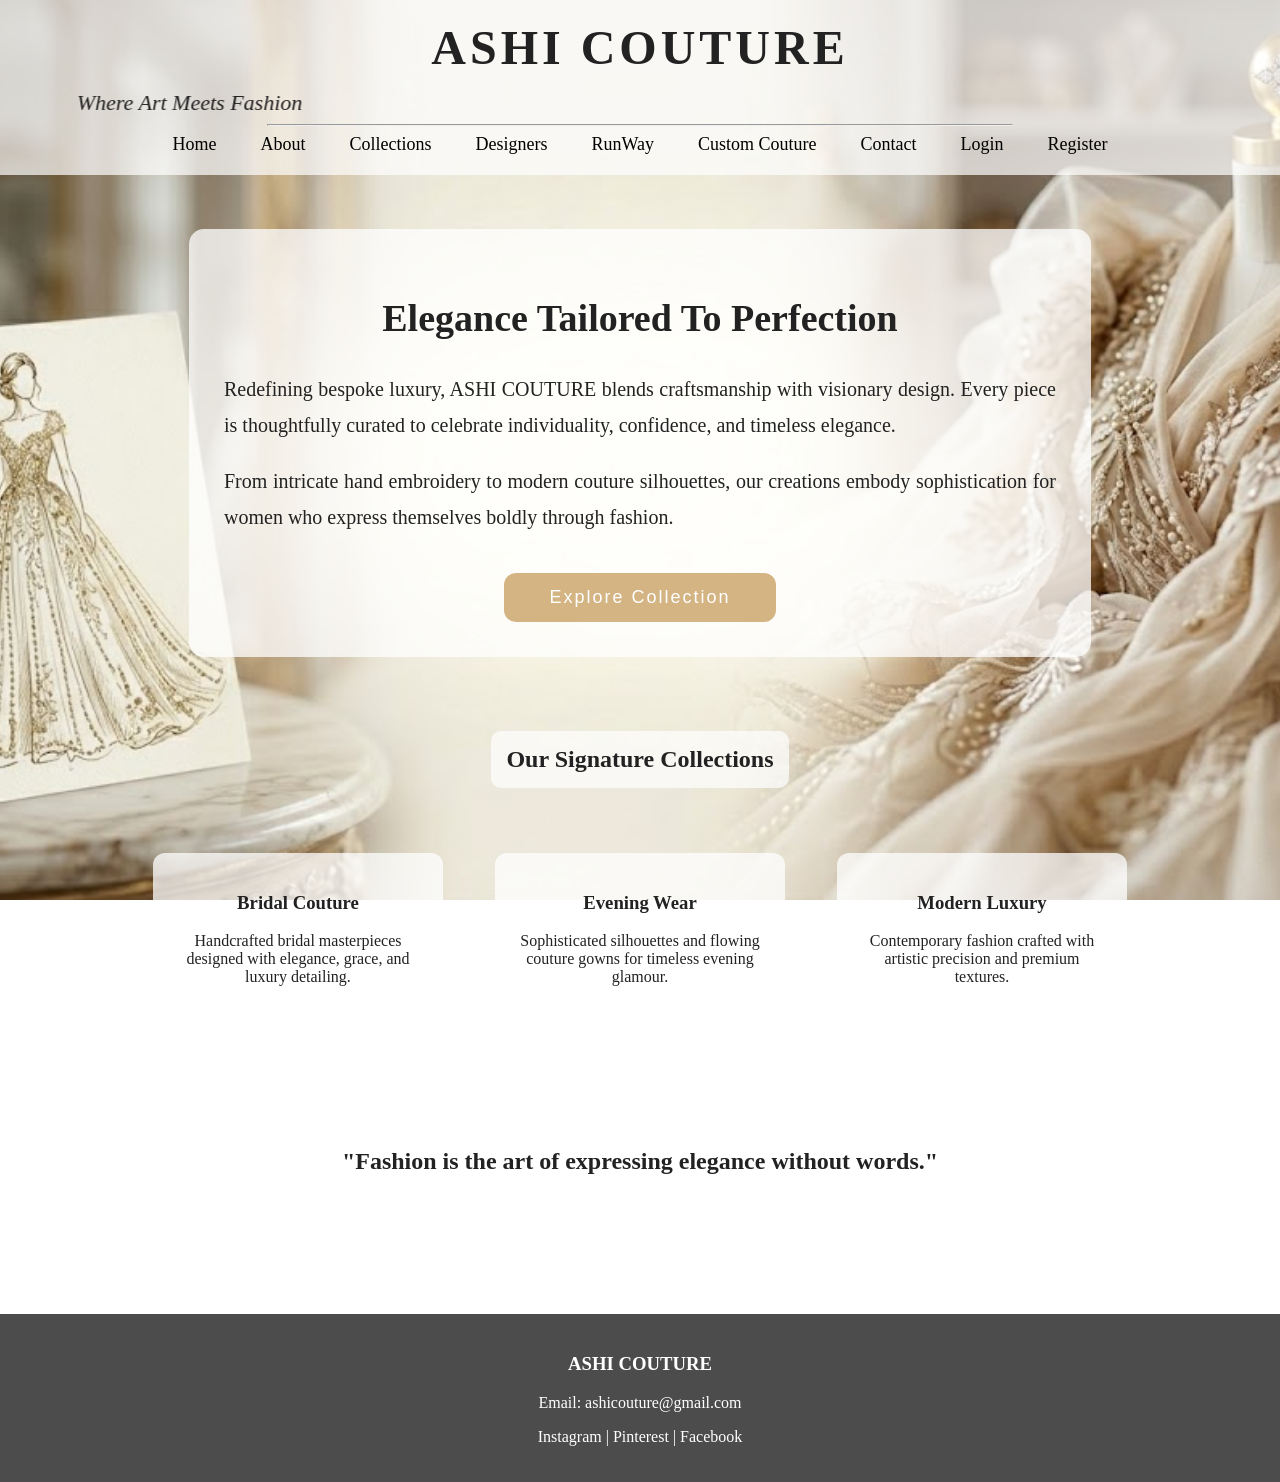
<file: index.html>
<!DOCTYPE html PUBLIC "-//W3C//DTD XHTML 1.0 Transitional//EN" 
"http://www.w3.org/TR/xhtml1/DTD/xhtml1-transitional.dtd">

<html xmlns="http://www.w3.org/1999/xhtml">

<head>

<meta http-equiv="Content-Type" content="text/html; charset=utf-8" />
<meta name="viewport" content="width=device-width, initial-scale=1.0" />
<title>ASHI COUTURE</title>

<link rel="stylesheet" href="style.css" />

</head>

<body>

<!-- HEADER -->

<div class="header">

<center>

<h1 class="main-title">ASHI COUTURE</h1>

<marquee class="tagline" direction="right" scrollamount="20">
<i>Where Art Meets Fashion</i>
</marquee>

<hr width="60%" />

<a href="index.html">Home</a>

<a href="about.html">About</a>

<a href="collections.html">Collections</a>

<a href="designer.html">Designers</a>

<a href="runway.html">RunWay</a>

<a href="custom.html">Custom Couture</a>

<a href="contact.html">Contact</a>

<a href="login.html">Login</a>

<a href="register.html">Register</a>

</center>

</div>

<br /><br /><br />

<!-- HERO SECTION -->

<center>

<div class="hero-box">

<h2 class="hero-title">
Elegance Tailored To Perfection
</h2>

<p class="hero-text">
Redefining bespoke luxury, ASHI COUTURE blends craftsmanship with visionary design. 
Every piece is thoughtfully curated to celebrate individuality, confidence, and timeless elegance.
</p>

<p class="hero-text">
From intricate hand embroidery to modern couture silhouettes, our creations embody sophistication for women who express themselves boldly through fashion.
</p>

<br />

<a href="collections.html">

<button class="main-button">
Explore Collection
</button>

</a>

</div>

</center>

<br /><br /><br />

<!-- COLLECTION SECTION -->

<center>

<h2 class="section-title">
Our Signature Collections
</h2>

</center>

<br />

<table align="center" cellpadding="25">

<tr>

<td>

<div class="collection-box">

<h3>Bridal Couture</h3>

<p>
Handcrafted bridal masterpieces designed with elegance, grace, and luxury detailing.
</p>

</div>

</td>

<td>

<div class="collection-box">

<h3>Evening Wear</h3>

<p>
Sophisticated silhouettes and flowing couture gowns for timeless evening glamour.
</p>

</div>

</td>

<td>

<div class="collection-box">

<h3>Modern Luxury</h3>

<p>
Contemporary fashion crafted with artistic precision and premium textures.
</p>

</div>

</td>

</tr>

</table>

<br /><br /><br />

<!-- QUOTE SECTION -->

<center>

<div class="quote-box">

<h2>
"Fashion is the art of expressing elegance without words."
</h2>

</div>

</center>

<br /><br /><br />

<!-- FOOTER -->

<div class="footer">

<center>

<h3>ASHI COUTURE</h3>

<p>Email: ashicouture@gmail.com</p>

<p>Instagram | Pinterest | Facebook</p>

</center>

</div>

</body>

</html>
</file>
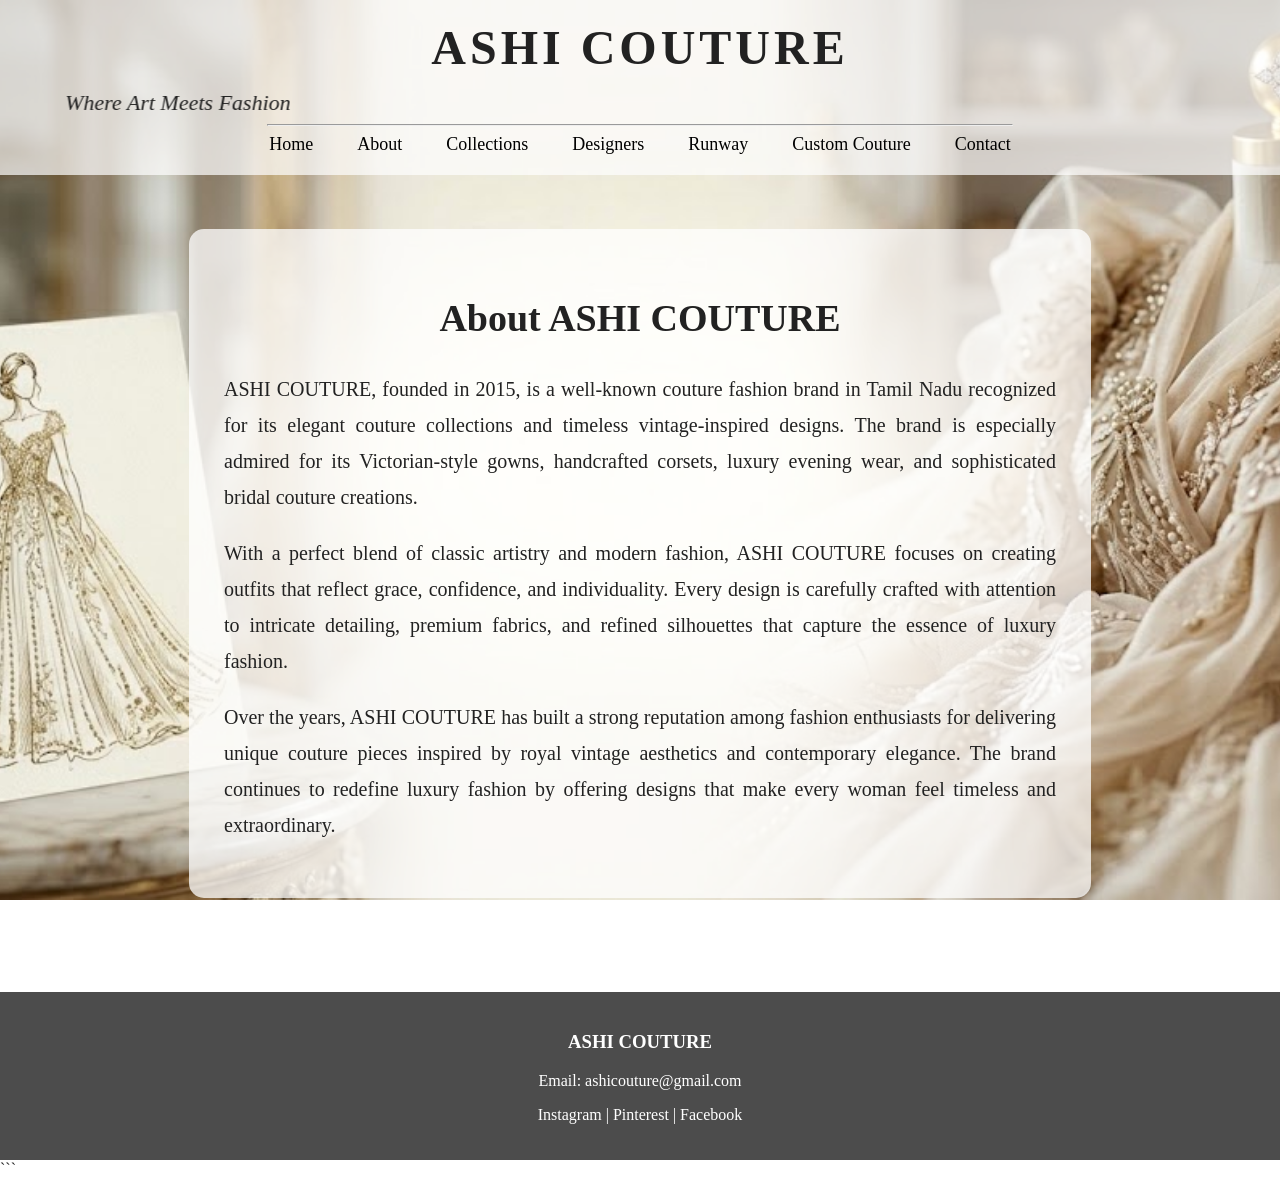
<file: about.html>
<!DOCTYPE html PUBLIC "-//W3C//DTD XHTML 1.0 Transitional//EN" 
"http://www.w3.org/TR/xhtml1/DTD/xhtml1-transitional.dtd">

<html xmlns="http://www.w3.org/1999/xhtml">

<head>

<meta http-equiv="Content-Type" content="text/html; charset=utf-8" />
<meta name="viewport" content="width=device-width, initial-scale=1.0" />
<title>ASHI COUTURE - About</title>

<link rel="stylesheet" href="style.css" />

</head>

<body>

<!-- HEADER -->

<div class="header">

<center>

<h1 class="main-title">ASHI COUTURE</h1>

<marquee class="tagline" direction="right" scrollamount="20">
<i>Where Art Meets Fashion</i>
</marquee>

<hr width="60%" />

<a href="index.html">Home</a>

<a href="about.html">About</a>

<a href="collections.html">Collections</a>
<a href="designer.html">Designers</a>
<a href="runway.html">Runway</a>

<a href="custom.html">Custom Couture</a>

<a href="contact.html">Contact</a>
</center>

</div>

<br /><br /><br />

<!-- ABOUT SECTION -->

<center>

<div class="hero-box">

<h2 class="hero-title">
About ASHI COUTURE
</h2>

<p class="hero-text">
ASHI COUTURE, founded in 2015, is a well-known couture fashion brand in Tamil Nadu recognized for its elegant couture collections and timeless vintage-inspired designs. The brand is especially admired for its Victorian-style gowns, handcrafted corsets, luxury evening wear, and sophisticated bridal couture creations.
</p>

<p class="hero-text">
With a perfect blend of classic artistry and modern fashion, ASHI COUTURE focuses on creating outfits that reflect grace, confidence, and individuality. Every design is carefully crafted with attention to intricate detailing, premium fabrics, and refined silhouettes that capture the essence of luxury fashion.
</p>

<p class="hero-text">
Over the years, ASHI COUTURE has built a strong reputation among fashion enthusiasts for delivering unique couture pieces inspired by royal vintage aesthetics and contemporary elegance. The brand continues to redefine luxury fashion by offering designs that make every woman feel timeless and extraordinary.
</p>

</div>

</center>

<br /><br /><br />

<!-- FOOTER -->

<div class="footer">

<center>

<h3>ASHI COUTURE</h3>

<p>Email: ashicouture@gmail.com</p>

<p>Instagram | Pinterest | Facebook</p>

</center>

</div>

</body>

</html>
```
</file>
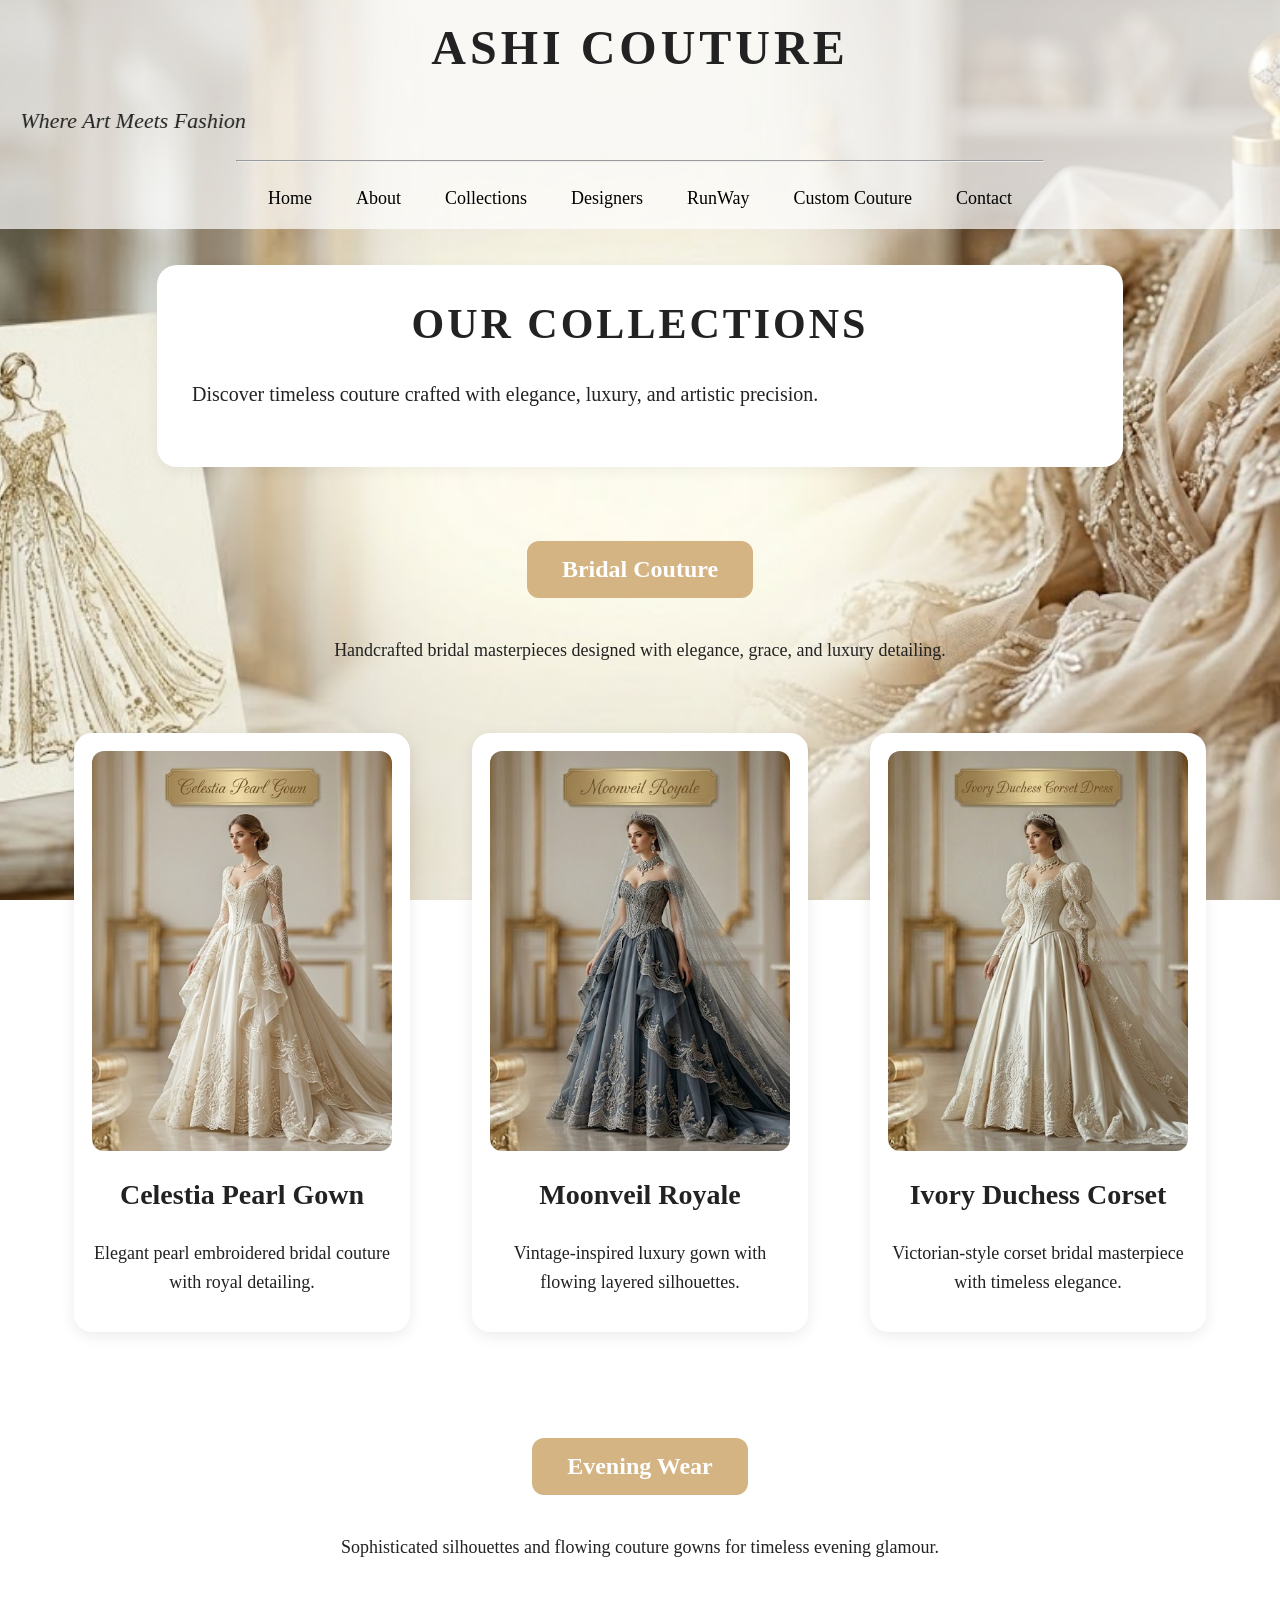
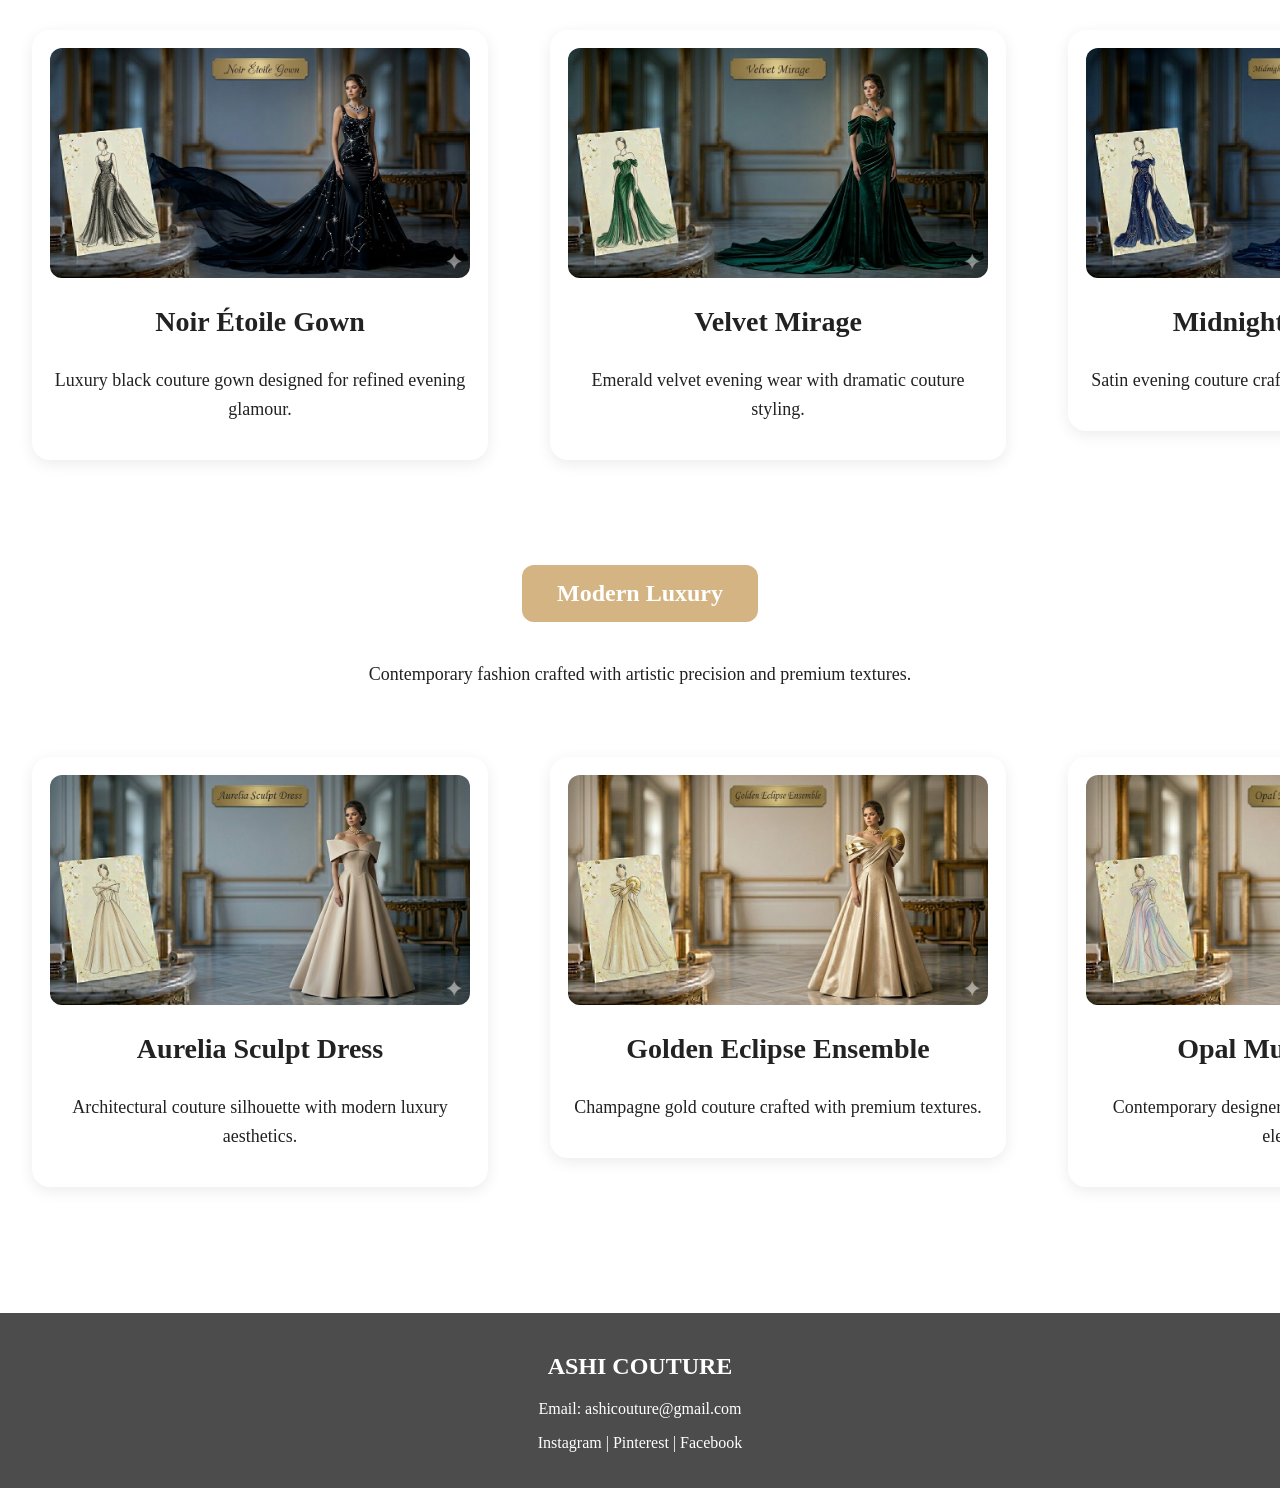
<file: collections.html>
<!DOCTYPE html PUBLIC "-//W3C//DTD XHTML 1.0 Transitional//EN"
"http://www.w3.org/TR/xhtml1/DTD/xhtml1-transitional.dtd">

<html xmlns="http://www.w3.org/1999/xhtml">

<head>

<meta http-equiv="Content-Type" content="text/html; charset=utf-8" />
<meta name="viewport" content="width=device-width, initial-scale=1.0" />
<title>ASHI COUTURE - COLLECTIONS</title>

<link rel="stylesheet" href="style.css" />

</head>

<body>

<!-- HEADER -->

<div class="header">

<center>

<h1 class="main-title">
ASHI COUTURE
</h1>

<br />

<marquee class="tagline" direction="right" scrollamount="12">
<i>Where Art Meets Fashion</i>
</marquee>

<br /><br />

<hr width="65%" />

<br />

<a href="index.html">Home</a>

<a href="about.html">About</a>

<a href="collections.html">Collections</a>

<a href="designer.html">Designers</a>

<a href="runway.html">RunWay</a>

<a href="custom.html">Custom Couture</a>

<a href="contact.html">Contact</a>


</center>

</div>

<!-- PAGE TITLE -->

<br /><br />

<center>

<div class="page-box">

<h1 class="form-title">
OUR COLLECTIONS
</h1>

<center><p class="hero-text">
Discover timeless couture crafted with elegance, luxury, and artistic precision.
</p></center>

</div>

</center>

<br /><br /><br />

<!-- BRIDAL COUTURE -->

<center>

<h2 class="category-title">
Bridal Couture
</h2>

<p class="product-text">
Handcrafted bridal masterpieces designed with elegance, grace, and luxury detailing.
</p>

</center>

<br />

<table align="center" cellpadding="30">

<tr>

<!-- PRODUCT 1 -->

<td align="center" valign="top">

<div class="product-card vertical-card">

<img src="img/dress1.jpg" class="vertical-image" />

<h3 class="product-title">
Celestia Pearl Gown
</h3>

<p class="product-text">
Elegant pearl embroidered bridal couture with royal detailing.
</p>

</div>

</td>

<!-- PRODUCT 2 -->

<td align="center" valign="top">

<div class="product-card vertical-card">

<img src="img/dress2.jpg" class="vertical-image" />

<h3 class="product-title">
Moonveil Royale
</h3>

<p class="product-text">
Vintage-inspired luxury gown with flowing layered silhouettes.
</p>

</div>

</td>

<!-- PRODUCT 3 -->

<td align="center" valign="top">

<div class="product-card vertical-card">

<img src="img/dress3.jpg" class="vertical-image" />

<h3 class="product-title">
Ivory Duchess Corset
</h3>

<p class="product-text">
Victorian-style corset bridal masterpiece with timeless elegance.
</p>

</div>

</td>

</tr>

</table>

<br /><br /><br />

<!-- EVENING WEAR -->

<center>

<h2 class="category-title">
Evening Wear
</h2>

<p class="product-text">
Sophisticated silhouettes and flowing couture gowns for timeless evening glamour.
</p>

</center>

<br />

<table align="center" cellpadding="30">

<tr>

<td align="center" valign="top">

<div class="product-card horizontal-card">

<img src="img/dress4.jpg" class="horizontal-image" />

<h3 class="product-title">
Noir Étoile Gown
</h3>

<p class="product-text">
Luxury black couture gown designed for refined evening glamour.
</p>

</div>

</td>

<td align="center" valign="top">

<div class="product-card horizontal-card">

<img src="img/dress5.jpg" class="horizontal-image" />

<h3 class="product-title">
Velvet Mirage
</h3>

<p class="product-text">
Emerald velvet evening wear with dramatic couture styling.
</p>

</div>

</td>

<td align="center" valign="top">

<div class="product-card horizontal-card">

<img src="img/dress6.jpg" class="horizontal-image" />

<h3 class="product-title">
Midnight Symphony
</h3>

<p class="product-text">
Satin evening couture crafted for timeless sophistication.
</p>

</div>

</td>

</tr>

</table>

<br /><br /><br />

<!-- MODERN LUXURY -->

<center>

<h2 class="category-title">
Modern Luxury
</h2>

<p class="product-text">
Contemporary fashion crafted with artistic precision and premium textures.
</p>

</center>

<br />

<table align="center" cellpadding="30">

<tr>

<td align="center" valign="top">

<div class="product-card horizontal-card">

<img src="img/dress7.jpg" class="horizontal-image" />

<h3 class="product-title">
Aurelia Sculpt Dress
</h3>

<p class="product-text">
Architectural couture silhouette with modern luxury aesthetics.
</p>

</div>

</td>

<td align="center" valign="top">

<div class="product-card horizontal-card">

<img src="img/dress8.jpg" class="horizontal-image" />

<h3 class="product-title">
Golden Eclipse Ensemble
</h3>

<p class="product-text">
Champagne gold couture crafted with premium textures.
</p>

</div>

</td>

<td align="center" valign="top">

<div class="product-card horizontal-card">

<img src="img/dress9.jpg" class="horizontal-image" />

<h3 class="product-title">
Opal Muse Couture
</h3>

<p class="product-text">
Contemporary designer couture inspired by artistic elegance.
</p>

</div>

</td>

</tr>

</table>

<br /><br /><br />

<!-- FOOTER -->

<div class="footer">

<center>

<h2>
ASHI COUTURE
</h2>

<p>Email: ashicouture@gmail.com</p>

<p>Instagram | Pinterest | Facebook</p>

</center>

</div>

</body>

</html>
</file>
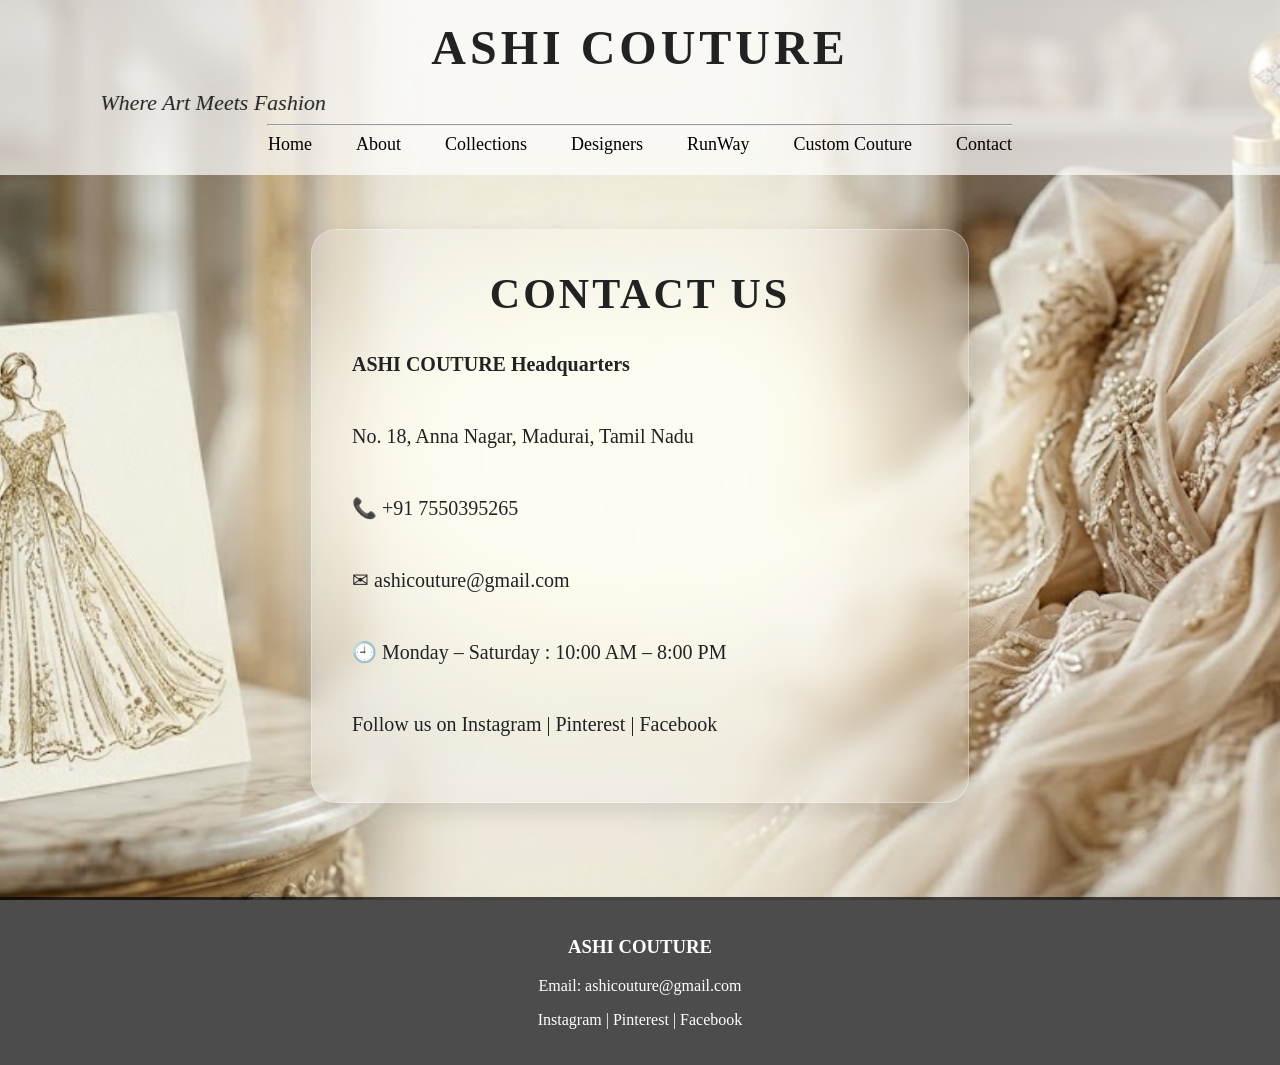
<file: contact.html>
<!DOCTYPE html PUBLIC "-//W3C//DTD XHTML 1.0 Transitional//EN" 
"http://www.w3.org/TR/xhtml1/DTD/xhtml1-transitional.dtd">
<html xmlns="http://www.w3.org/1999/xhtml">
<head>
<meta http-equiv="Content-Type" content="text/html; charset=utf-8" />
  <meta name="viewport" content="width=device-width, initial-scale=1.0" />
<title>ASHI COUTURE - Contact</title>
<link rel="stylesheet" href="style.css" />
</head>
<body>
<div class="header">
<center>
<h1 class="main-title">ASHI COUTURE</h1>
<marquee class="tagline" direction="right" scrollamount="20">
<i>Where Art Meets Fashion</i>
</marquee>
<hr width="60%" />
<a href="index.html">Home</a>

<a href="about.html">About</a>

<a href="collections.html">Collections</a>

<a href="designer.html">Designers</a>

<a href="runway.html">RunWay</a>

<a href="custom.html">Custom Couture</a>

<a href="contact.html">Contact</a>
</center>
</div>
<br /><br /><br />
<center>
<div class="contact-box">
<h1 class="form-title">
CONTACT US
</h1>
<p class="hero-text">
<b>ASHI COUTURE Headquarters</b>
<br /><br />
No. 18, Anna Nagar, Madurai, Tamil Nadu
<br /><br />
📞 +91 7550395265
<br /><br />
✉ ashicouture@gmail.com
<br /><br />
🕘 Monday – Saturday : 10:00 AM – 8:00 PM
<br /><br />
Follow us on  
Instagram | Pinterest | Facebook
</p>
</div>
</center>
<br /><br /><br />
<div class="footer">
<center>
<h3>ASHI COUTURE</h3>
<p>Email: ashicouture@gmail.com</p>
<p>Instagram | Pinterest | Facebook</p>
</center>
</div>
</body>
</html>
</file>
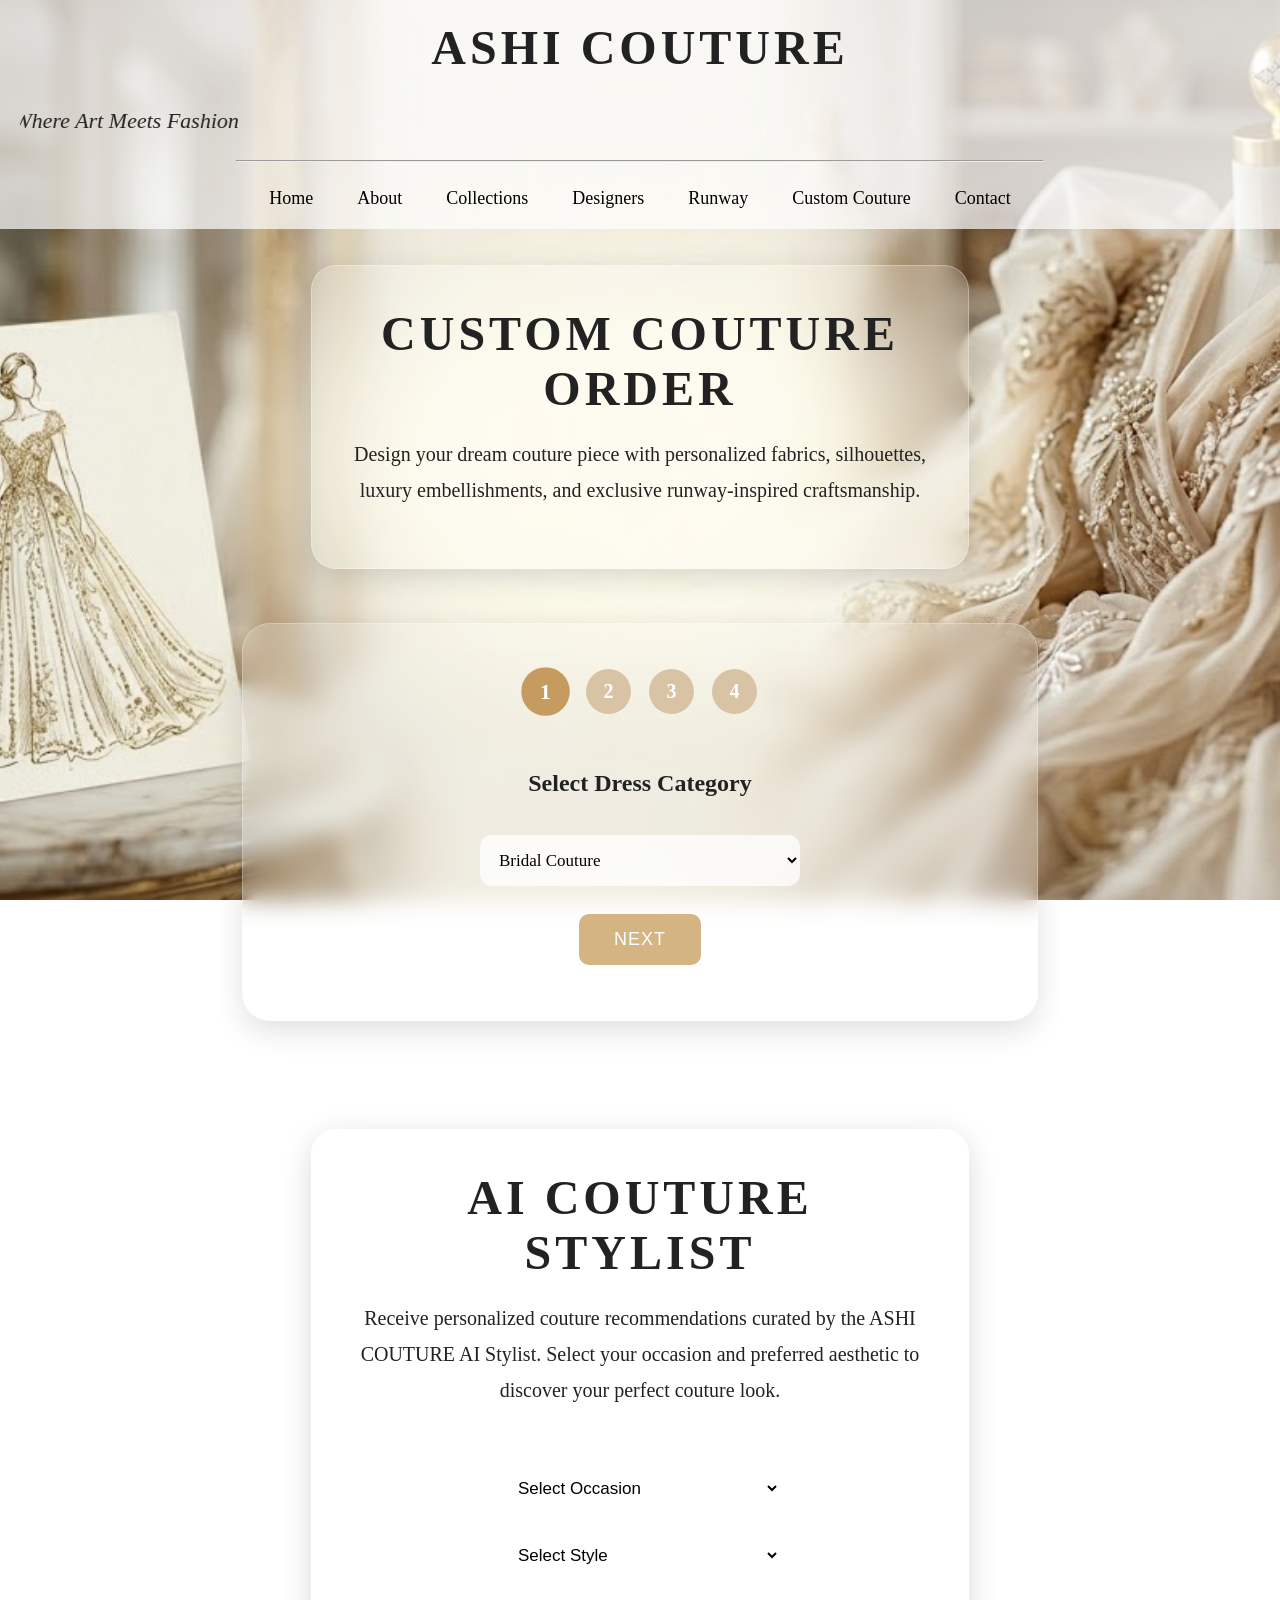
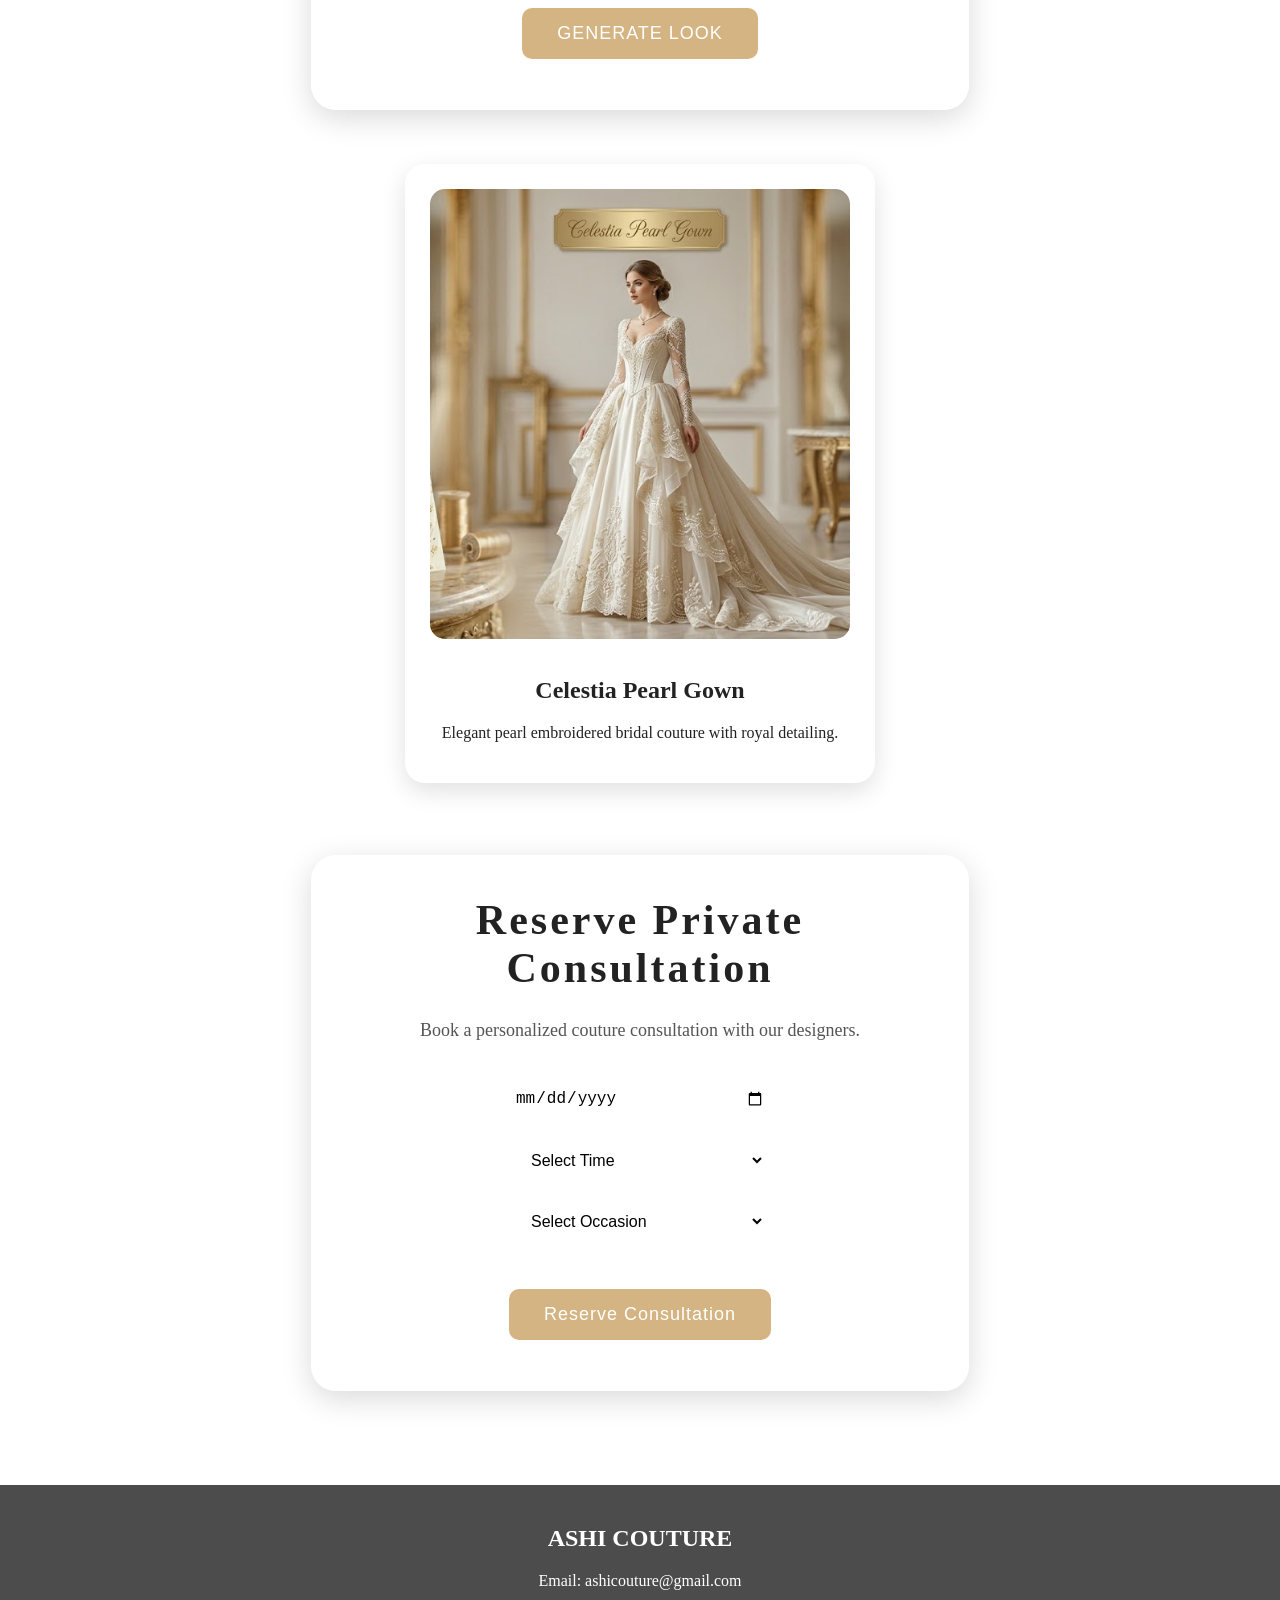
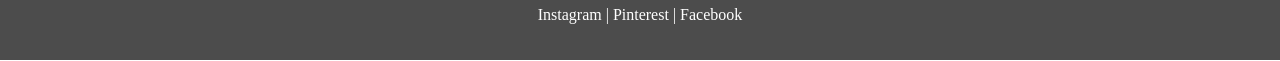
<file: custom.html>
<!DOCTYPE html PUBLIC "-//W3C//DTD XHTML 1.0 Transitional//EN"
"http://www.w3.org/TR/xhtml1/DTD/xhtml1-transitional.dtd">

<html xmlns="http://www.w3.org/1999/xhtml">

<head>

<meta http-equiv="Content-Type" content="text/html; charset=utf-8" />
<meta name="viewport" content="width=device-width, initial-scale=1.0" />
<title>ASHI COUTURE - CUSTOM COUTURE</title>

<link rel="stylesheet" href="style.css" />

</head>

<body>

<!-- HEADER -->

<div class="header">

<center>

<h1 class="main-title">
ASHI COUTURE
</h1>

<br />

<marquee class="tagline" direction="right" scrollamount="12">
<i>Where Art Meets Fashion</i>
</marquee>

<br /><br />

<hr width="65%" />

<br />

<a href="index.html">Home</a>

<a href="about.html">About</a>

<a href="collections.html">Collections</a>
<a href="designer.html">Designers</a>
<a href="runway.html">Runway</a>

<a href="custom.html">Custom Couture</a>

<a href="contact.html">Contact</a>

</center>

</div><!-- CUSTOM ORDER PAGE -->

<br /><br />

<center>

<div class="glass-box">

<h1 class="main-title">
CUSTOM COUTURE ORDER
</h1>

<p class="main-text">
Design your dream couture piece with personalized fabrics, silhouettes, luxury embellishments, and exclusive runway-inspired craftsmanship.
</p>

</div>

</center>

<br /><br /><br />

<!-- MULTI STEP FORM -->

<center>

<div class="custom-form-box">

<!-- STEP INDICATOR -->

<div class="step-indicator">

<span class="step active-step">1</span>

<span class="step">2</span>

<span class="step">3</span>

<span class="step">4</span>

</div>

<br /><br />

<form id="customForm">

<!-- STEP 1 -->

<div class="form-step active-form">

<h2>
Select Dress Category
</h2>

<br />

<select id="dressType" class="custom-input">

<option value="45000">Bridal Couture</option>

<option value="30000">Evening Wear</option>

<option value="35000">Victorian Corset</option>

<option value="40000">Luxury Runway Gown</option>

</select>

<br /><br />

<button type="button" onclick="nextStep()" class="gold-btn">
NEXT
</button>

</div>

<!-- STEP 2 -->

<div class="form-step">

<h2>
Choose Fabric
</h2>

<br />

<select id="fabricType" class="custom-input">

<option value="12000">Silk Satin</option>

<option value="15000">French Velvet</option>

<option value="18000">Luxury Organza</option>

<option value="10000">Royal Tulle</option>

</select>

<br /><br />

<button type="button" onclick="prevStep()" class="dark-btn">
BACK
</button>

<button type="button" onclick="nextStep()" class="gold-btn">
NEXT
</button>

</div>

<!-- STEP 3 -->

<div class="form-step">

<h2>
Add Luxury Embellishments
</h2>

<br />

<select id="embellishment" class="custom-input">

<option value="5000">Pearl Embroidery</option>

<option value="8000">Crystal Detailing</option>

<option value="10000">Handcrafted Lace Work</option>

<option value="12000">3D Floral Couture</option>

</select>

<br /><br />

<button type="button" onclick="prevStep()" class="dark-btn">
BACK
</button>

<button type="button" onclick="nextStep()" class="gold-btn">
NEXT
</button>

</div>

<!-- STEP 4 -->

<div class="form-step">

<h2>
Order Summary
</h2>

<br />

<div class="price-preview">

<h3>
Estimated Couture Price
</h3>

<h1 id="totalPrice">
₹0
</h1>

</div>

<br />

<button type="button" onclick="prevStep()" class="dark-btn">
BACK
</button>

<button type="button" onclick="sendWhatsApp()" class="gold-btn">
PLACE ORDER
</button>

</div>

</form>

</div>

</center>

<br /><br /><br />

<script>
  /* MULTI STEP FORM */

let currentStep = 0;

let steps = document.querySelectorAll(".form-step");

let indicators = document.querySelectorAll(".step");

function showStep(index){

steps.forEach(step => {

step.classList.remove("active-form");

});

indicators.forEach(step => {

step.classList.remove("active-step");

});

steps[index].classList.add("active-form");

indicators[index].classList.add("active-step");

calculatePrice();

}

function nextStep(){

if(currentStep < steps.length - 1){

currentStep++;

showStep(currentStep);

}

}

function prevStep(){

if(currentStep > 0){

currentStep--;

showStep(currentStep);

}

}

/* PRICE CALCULATOR */

function calculatePrice(){

let dress =
parseInt(document.getElementById("dressType").value);

let fabric =
parseInt(document.getElementById("fabricType").value);

let embellishment =
parseInt(document.getElementById("embellishment").value);

let total = dress + fabric + embellishment;

document.getElementById("totalPrice").innerHTML =
"₹" + total.toLocaleString();

}

/* LIVE DRESS PREVIEW */

function changePreview(number){

document.getElementById("dressPreview").src =
"preview" + number + ".jpg";

}

showStep(currentStep);

/* WHATSAPP ORDER MESSAGE */

function sendWhatsApp(){

let dress =
document.getElementById("dressType");

let fabric =
document.getElementById("fabricType");

let embellishment =
document.getElementById("embellishment");

let total =
document.getElementById("totalPrice").innerText;

let dressText =
dress.options[dress.selectedIndex].text;

let fabricText =
fabric.options[fabric.selectedIndex].text;

let embellishmentText =
embellishment.options[embellishment.selectedIndex].text;

let message =
"Hello ASHI COUTURE,%0A%0A" +

"I would like to place a custom couture order.%0A%0A" +

"✨ Dress Category: " + dressText + "%0A" +

"✨ Fabric Selection: " + fabricText + "%0A" +

"✨ Embellishment Choice: " + embellishmentText + "%0A" +

"✨ Estimated Couture Price: " + total + "%0A%0A" +

"I would love to discuss further customization details with the designer.%0A%0A" +

"Thank you.";

window.open(
"https://wa.me/917550395265?text=" + message,
"_blank"
);

}
</script><!-- AI STYLIST SECTION -->

<br /><br /><br />

<center>

<div class="glass-box">

<h1 class="main-title">
AI COUTURE STYLIST
</h1>

<p class="main-text">
Receive personalized couture recommendations curated by the ASHI COUTURE AI Stylist.
Select your occasion and preferred aesthetic to discover your perfect couture look.
</p>

<br /><br />

<!-- OCCASION -->

<select id="occasion" class="input-field">

<option value="">
Select Occasion
</option>

<option value="bridal">
Bridal Couture
</option>

<option value="evening">
Evening Gala
</option>

<option value="luxury">
Luxury Event
</option>

<option value="runway">
Runway Editorial
</option>

</select>

<br /><br />

<!-- STYLE -->

<select id="style" class="input-field">

<option value="">
Select Style
</option>

<option value="royal">
Royal Elegance
</option>

<option value="victorian">
Victorian Couture
</option>

<option value="modern">
Modern Luxury
</option>

<option value="dramatic">
Dark Dramatic
</option>

</select>

<br /><br />

<!-- BUTTON -->

<button onclick="generateLook()" class="gold-btn">

GENERATE LOOK

</button>

</div>

</center>

<!-- RESULT SECTION -->

<br /><br /><br />

<center>

<div id="aiResult" class="ai-result-box">

<img id="lookImage"
src="img/dress1.jpg"
class="ai-look-image" />

<br /><br />

<h2 id="lookTitle">
Celestia Pearl Gown
</h2>

<p id="lookDesc">

Elegant pearl embroidered bridal couture with royal detailing.

</p>

</div>

</center>

<!-- JAVASCRIPT -->

<script>

/* AI STYLIST */

function generateLook(){

let occasion =
document.getElementById("occasion").value;

let style =
document.getElementById("style").value;

let image =
document.getElementById("lookImage");

let title =
document.getElementById("lookTitle");

let desc =
document.getElementById("lookDesc");



/* BRIDAL + VICTORIAN */

if(occasion == "bridal" && style == "victorian"){

image.src = "img/dress3.jpg";

title.innerHTML = "Ivory Duchess Corset";

desc.innerHTML =
"Victorian-inspired bridal couture masterpiece crafted with regal elegance and timeless sophistication.";

}



/* BRIDAL + ROYAL */

else if(occasion == "bridal" && style == "royal"){

image.src = "img/dress1.jpg";

title.innerHTML = "Celestia Pearl Gown";

desc.innerHTML =
"Luxury pearl embroidered bridal couture designed for royal elegance and grand couture weddings.";

}



/* BRIDAL + MODERN */

else if(occasion == "bridal" && style == "modern"){

image.src = "img/dress2.jpg";

title.innerHTML = "Moonveil Royale";

desc.innerHTML =
"Modern bridal couture with flowing layered silhouettes inspired by contemporary royal fashion.";

}



/* EVENING + DRAMATIC */

else if(occasion == "evening" && style == "dramatic"){

image.src = "img/dress4.jpg";

title.innerHTML = "Noir Étoile Gown";

desc.innerHTML =
"A dramatic black couture silhouette crafted for refined evening glamour and cinematic elegance.";

}



/* EVENING + ROYAL */

else if(occasion == "evening" && style == "royal"){

image.src = "img/runway-look2.jpg";

title.innerHTML = "Golden Reverie";

desc.innerHTML =
"Champagne gold couture styling inspired by European royal runway fashion.";

}



/* EVENING + MODERN */

else if(occasion == "evening" && style == "modern"){

image.src = "img/dress5.jpg";

title.innerHTML = "Velvet Mirage";

desc.innerHTML =
"Emerald velvet evening couture blended with modern luxury aesthetics.";

}



/* LUXURY + MODERN */

else if(occasion == "luxury" && style == "modern"){

image.src = "img/dress7.jpg";

title.innerHTML = "Aurelia Sculpt Dress";

desc.innerHTML =
"Architectural couture silhouette designed with artistic precision and modern elegance.";

}



/* LUXURY + ROYAL */

else if(occasion == "luxury" && style == "royal"){

image.src = "img/dress8.jpg";

title.innerHTML = "Golden Eclipse Ensemble";

desc.innerHTML =
"Champagne gold couture crafted with premium luxury textures and royal sophistication.";

}



/* LUXURY + DRAMATIC */

else if(occasion == "luxury" && style == "dramatic"){

image.src = "img/dress9.jpg";

title.innerHTML = "Opal Muse Couture";

desc.innerHTML =
"Contemporary couture masterpiece inspired by dramatic editorial runway fashion.";

}



/* RUNWAY + DRAMATIC */

else if(occasion == "runway" && style == "dramatic"){

image.src = "img/runway-look1.jpg";

title.innerHTML = "Velvet Nocturne";

desc.innerHTML =
"Dramatic black couture runway styling inspired by timeless European luxury fashion.";

}



/* RUNWAY + ROYAL */

else if(occasion == "runway" && style == "royal"){

image.src = "img/runway-look2.jpg";

title.innerHTML = "Golden Reverie";

desc.innerHTML =
"Royal champagne couture runway look crafted with sculpted luxury detailing.";

}



/* RUNWAY + VICTORIAN */

else if(occasion == "runway" && style == "victorian"){

image.src = "img/runway-look3.jpg";

title.innerHTML = "Ivory Eclipse";

desc.innerHTML =
"A Victorian-inspired couture runway masterpiece combining elegance with contemporary glamour.";

}



/* DEFAULT LOOK */

else{

image.src = "img/dress6.jpg";

title.innerHTML = "Midnight Symphony";

desc.innerHTML =
"Satin couture evening masterpiece designed for timeless sophistication and graceful luxury.";

}

}

</script><br />

<br><br><br>

<center>

<!-- COUTURE APPOINTMENT BOOKING -->

<center>

<div class="glass-box">

<h1 class="form-title">
Reserve Private Consultation
</h1>

<p class="form-subtitle">
Book a personalized couture consultation with our designers.
</p>

<br>

<input
type="date"
id="appointmentDate"
class="input-box">

<br><br>

<select
id="appointmentTime"
class="input-box">

<option value="">Select Time</option>

<option>10:00 AM</option>
<option>11:00 AM</option>
<option>12:00 PM</option>
<option>01:00 PM</option>
<option>02:00 PM</option>
<option>03:00 PM</option>
<option>04:00 PM</option>
<option>05:00 PM</option>

</select>

<br><br>

<select
id="appointmentOccasion"
class="input-box">

<option value="">Select Occasion</option>

<option>Bridal Couture</option>

<option>Evening Wear</option>

<option>Custom Couture</option>

<option>Luxury Photoshoot</option>

<option>Fashion Consultation</option>

<option>Runway Event</option>

</select>

<br><br><br>

<button
class="gold-btn"
onclick="bookAppointment()">

Reserve Consultation

</button>

</div>

</center>

<br><br><br>
<script>

function bookAppointment(){

var date =
document.getElementById("appointmentDate").value;

var time =
document.getElementById("appointmentTime").value;

var occasion =
document.getElementById("appointmentOccasion").value;

if(date === "" || time === "" || occasion === "")
{
alert("Please complete all appointment details.");
return;
}

var message =
"Hello ASHI COUTURE,%0A%0A" +

"I would like to reserve a Private Couture Consultation.%0A%0A" +

"Appointment Details:%0A%0A" +

"Date: " + date + "%0A" +

"Time: " + time + "%0A" +

"Occasion: " + occasion + "%0A%0A" +

"I look forward to discussing my couture requirements.%0A%0A" +

"Thank you.";

window.open(
"https://wa.me/917550395265?text=" + message,
"_blank"
);

}

</script>
<!-- FOOTER -->

<div class="footer">

<center>

<h2>
ASHI COUTURE
</h2>

<p>Email: ashicouture@gmail.com</p>

<p>Instagram | Pinterest | Facebook</p>

</center>

</div>
</body>

</html>
</file>
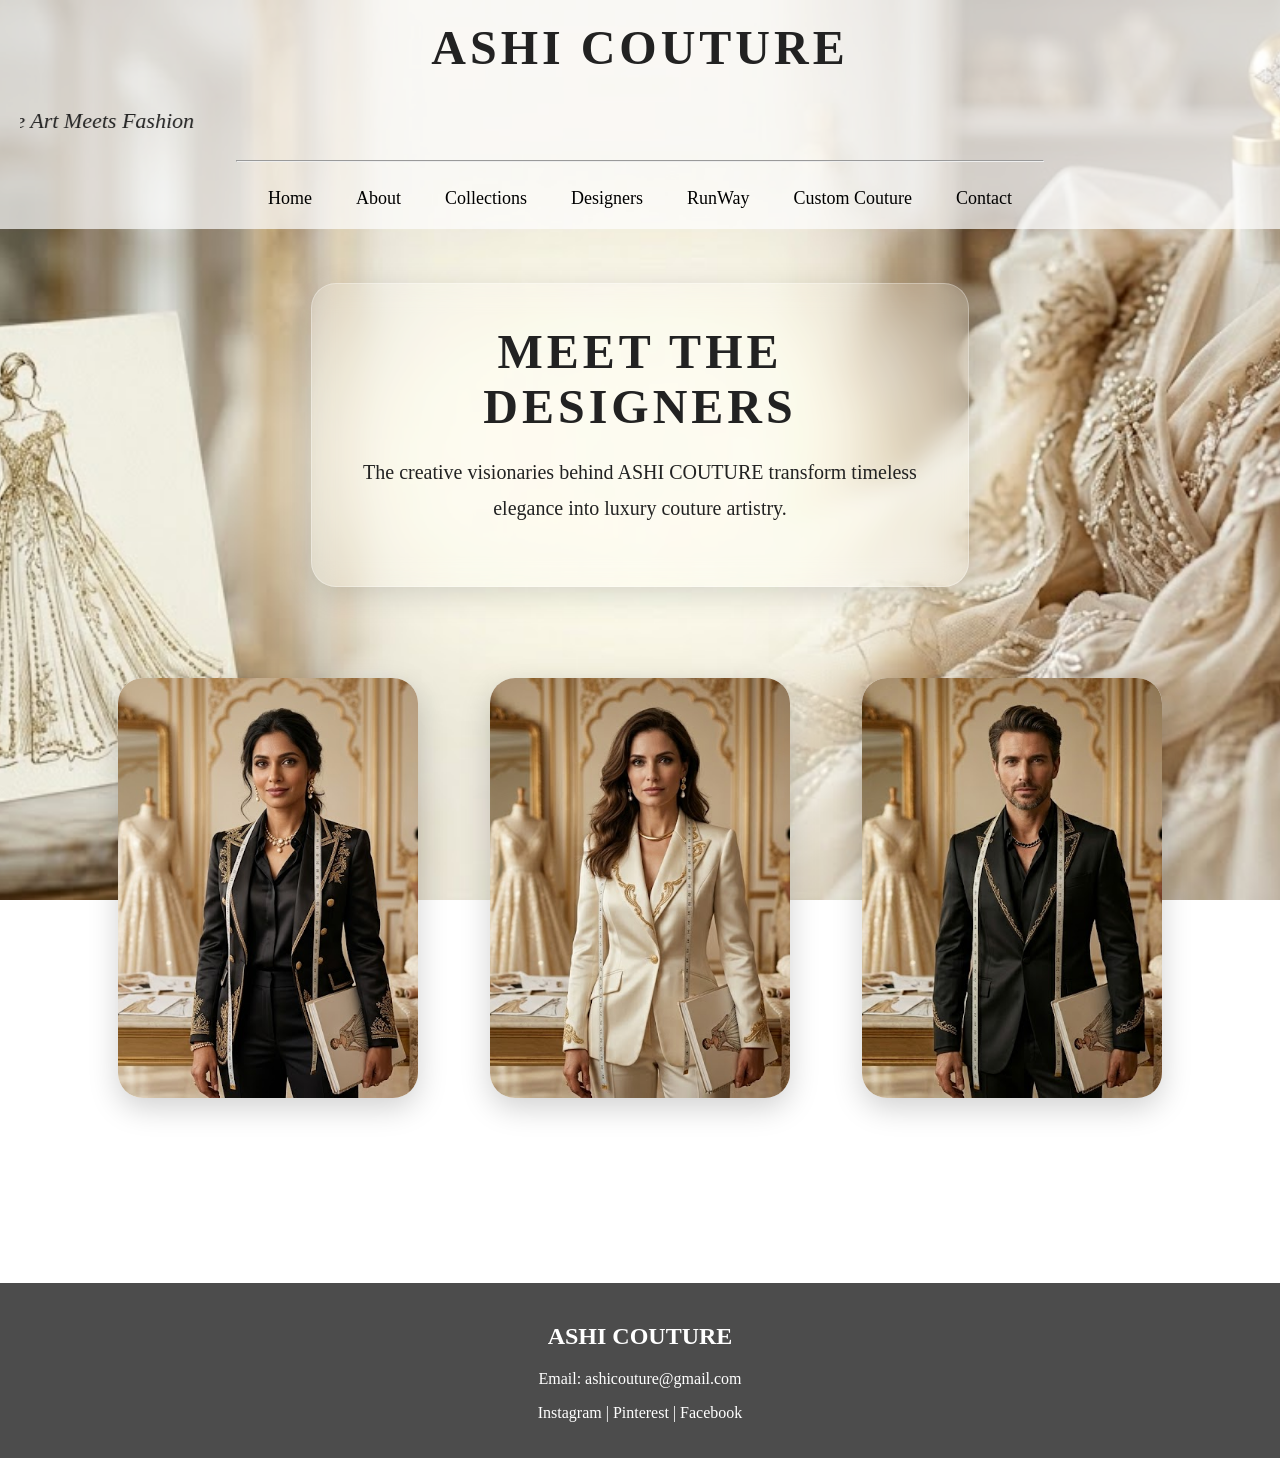
<file: designer.html>
<!DOCTYPE html PUBLIC "-//W3C//DTD XHTML 1.0 Transitional//EN"
"http://www.w3.org/TR/xhtml1/DTD/xhtml1-transitional.dtd">

<html xmlns="http://www.w3.org/1999/xhtml">

<head>

<meta http-equiv="Content-Type" content="text/html; charset=utf-8" />
<meta name="viewport" content="width=device-width, initial-scale=1.0" />
<title>ASHI COUTURE - DESIGNERS</title>

<link rel="stylesheet" href="style.css" />

</head>

<body>

<!-- HEADER -->

<div class="header">

<center>

<h1 class="main-title">
ASHI COUTURE
</h1>

<br />

<marquee class="tagline" direction="right" scrollamount="12">
<i>Where Art Meets Fashion</i>
</marquee>

<br /><br />

<hr width="65%" />

<br />

<a href="index.html">Home</a>

<a href="about.html">About</a>

<a href="collections.html">Collections</a>

<a href="designer.html">Designers</a>

<a href="runway.html">RunWay</a>

<a href="custom.html">Custom Couture</a>

<a href="contact.html">Contact</a>

</center>

</div>

<!-- DESIGNERS SECTION -->

<br /><br /><br />

<center>

<div class="glass-box">

<h1 class="main-title">
MEET THE DESIGNERS
</h1>

<p class="main-text">
The creative visionaries behind ASHI COUTURE transform timeless elegance into luxury couture artistry.
</p>

</div>

</center>

<br /><br /><br />

<!-- DESIGNER FLIP CARDS -->

<table align="center" cellpadding="35">

<tr>

<!-- DESIGNER 1 -->

<td>

<div class="flip-card">

<div class="flip-card-inner">

<!-- FRONT -->

<div class="flip-card-front">

<img src="img/designer1.jpg" class="designer-img" />

</div>

<!-- BACK -->

<div class="flip-card-back">

<h2 class="designer-name">
Ashi Rahman
</h2>

<h3 class="designer-role">
Founder & Creative Director
</h3>

<p class="designer-text">

Known for her signature Victorian couture and regal bridal aesthetics, Ashi Rahman transforms timeless elegance into wearable art.

</p>

<p class="designer-quote">

“Fashion should feel like poetry stitched into fabric.”

</p>

</div>

</div>

</div>

</td>

<!-- DESIGNER 2 -->

<td>

<div class="flip-card">

<div class="flip-card-inner">

<!-- FRONT -->

<div class="flip-card-front">

<img src="img/designer2.jpg" class="designer-img" />

</div>

<!-- BACK -->

<div class="flip-card-back">

<h2 class="designer-name">
Elena D’Mour
</h2>

<h3 class="designer-role">
Luxury Runway Designer
</h3>

<p class="designer-text">

Specializing in dramatic evening couture, Elena creates silhouettes inspired by European royal fashion and modern glamour.

</p>

<p class="designer-quote">

“Elegance begins where trends end.”

</p>

</div>

</div>

</div>

</td>

<!-- DESIGNER 3 -->

<td>

<div class="flip-card">

<div class="flip-card-inner">

<!-- FRONT -->

<div class="flip-card-front">

<img src="img/designer3.jpg" class="designer-img" />

</div>

<!-- BACK -->

<div class="flip-card-back">

<h2 class="designer-name">
Lucien Vale
</h2>

<h3 class="designer-role">
Artistic Fashion Stylist
</h3>

<p class="designer-text">

Blending architecture with couture craftsmanship, Lucien is known for sculpted luxury silhouettes and editorial styling.

</p>

<p class="designer-quote">

“Every gown should tell a story before a word is spoken.”

</p>

</div>

</div>

</div>

</td>

</tr>

</table>

<br /><br /><br />


<br /><br /><br />

<!-- JAVASCRIPT -->

<script>

const cards = document.querySelectorAll(".flip-card");

cards.forEach(card => {

card.addEventListener("mousemove", function(e){

const x = e.offsetX;
const y = e.offsetY;

card.style.boxShadow =
`${x/25}px ${y/25}px 35px rgba(212,180,131,0.45)`;

});

card.addEventListener("mouseleave", function(){

card.style.boxShadow =
"0px 10px 30px rgba(0,0,0,0.18)";

});

});

</script>

<!-- FOOTER -->

<div class="footer">

<center>

<h2>
ASHI COUTURE
</h2>

<p>Email: ashicouture@gmail.com</p>

<p>Instagram | Pinterest | Facebook</p>

</center>

</div>

</body>

</html>
</file>
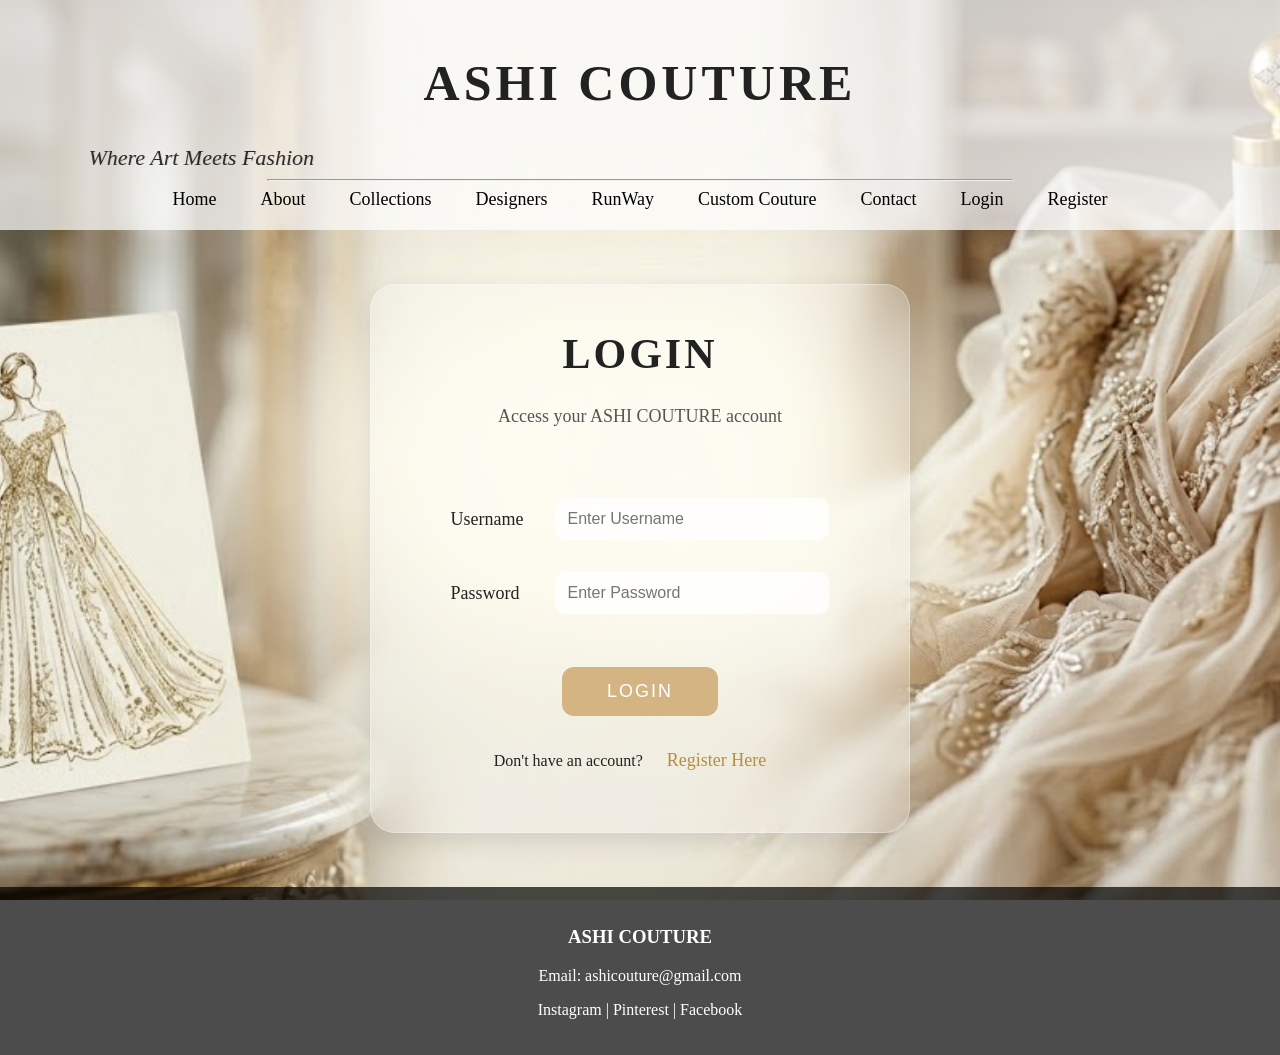
<file: login.html>
<!DOCTYPE html PUBLIC "-//W3C//DTD XHTML 1.0 Transitional//EN" 
"http://www.w3.org/TR/xhtml1/DTD/xhtml1-transitional.dtd">

<html xmlns="http://www.w3.org/1999/xhtml">
<head>
<link rel="stylesheet" href="style.css" />
<meta http-equiv="Content-Type" content="text/html; charset=utf-8" />
  <meta name="viewport" content="width=device-width, initial-scale=1.0" />
<title>ASHI COUTURE</title>
</head>
<body style="background:url('img/50bcdcb8-415a-4bbd-bde6-c56963aa03d0.jpg') no-repeat center center fixed; background-size:cover; margin:0; font-family:Georgia; color:#222;">
<div style="background:rgba(255,255,255,0.7); padding:20px;">
<center>
<h1 style="font-size:50px; letter-spacing:4px;">ASHI COUTURE</h1>
<marquee style="font-size:22px;" direction="right" scrollamount="20"><i>Where Art Meets Fashion</i></marquee>
<hr width="60%" />
<a href="index.html" style="padding:20px; text-decoration:none; color:black;">Home</a>
<a href="about.html" style="padding:20px; text-decoration:none; color:black;">About</a>
<a href="collections.html" style="padding:20px; text-decoration:none; color:black;">Collections</a>
<a href="designer.html" style="padding:20px; text-decoration:none; color:black;">Designers</a>
<a href="runway.html" style="padding:20px; text-decoration:none; color:black;">RunWay</a>
<a href="custom.html" style="padding:20px; text-decoration:none; color:black;">Custom Couture</a>
<a href="contact.html" style="padding:20px; text-decoration:none; color:black;">Contact</a>
<a href="login.html" style="padding:20px; text-decoration:none; color:black;">Login</a>
<a href="register.html" style="padding:20px; text-decoration:none; color:black;">Register</a>
</center>
</div>
<br /><br /><br /><form action="index.html">

<center><div style="
background:rgba(255,255,255,0.20);
width:35%;
padding:45px;
border-radius:25px;
backdrop-filter:blur(12px);
-webkit-backdrop-filter:blur(12px);
border:1px solid rgba(255,255,255,0.3);
box-shadow:0px 8px 25px rgba(0,0,0,0.12);
color:#222;
">

<h1 style="letter-spacing:3px; font-size:42px; margin-top:0;">
LOGIN
</h1>

<p style="font-size:18px; color:#555;">
Access your ASHI COUTURE account
</p>

<br /><br />

<table cellpadding="15">

<tr>
<td style="font-size:18px;">
Username
</td>

<td>
<input type="text"
name="username"
placeholder="Enter Username"
style="
width:250px;
padding:12px;
border:none;
border-radius:10px;
font-size:16px;
background:rgba(255,255,255,0.75);
outline:none;
" />
</td>
</tr>

<tr>
<td style="font-size:18px;">
Password
</td>

<td>
<input type="password"
name="password"
placeholder="Enter Password"
style="
width:250px;
padding:12px;
border:none;
border-radius:10px;
font-size:16px;
background:rgba(255,255,255,0.75);
outline:none;
" />
</td>
</tr>

</table>

<br /><br />

<input type="submit"
value="LOGIN"
style="
background:#D4B483;
color:white;
border:none;
padding:14px 45px;
font-size:18px;
border-radius:12px;
cursor:pointer;
letter-spacing:2px;
" />

<br /><br />

<p style="font-size:16px;">
Don't have an account?
<a href="register.html"
style="color:#b68d40; text-decoration:none;">
Register Here
</a>
</p>

</div>

</form></center>
<br /><br /><br />


<div style="background:rgba(0,0,0,0.7); color:white; padding:20px;">
<center>
<h3>ASHI COUTURE</h3>
<p>Email: ashicouture@gmail.com</p>
<p>Instagram | Pinterest | Facebook</p>
</center>
</div>
</body>
</html>
</file>
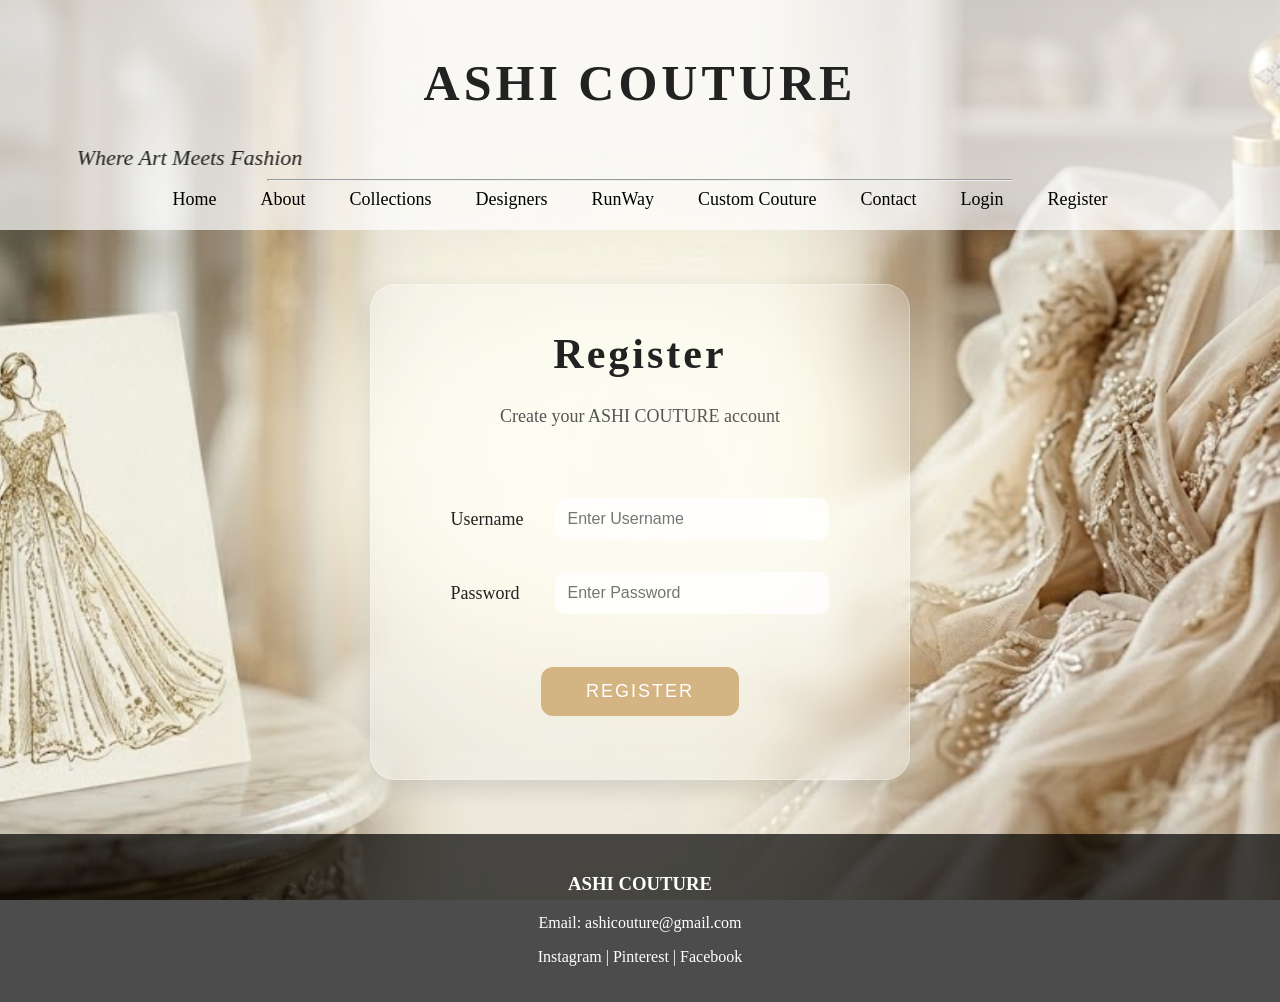
<file: register.html>
<!DOCTYPE html PUBLIC "-//W3C//DTD XHTML 1.0 Transitional//EN" 
"http://www.w3.org/TR/xhtml1/DTD/xhtml1-transitional.dtd">

<html xmlns="http://www.w3.org/1999/xhtml">
<head>
<link rel="stylesheet" href="style.css" />
<meta http-equiv="Content-Type" content="text/html; charset=utf-8" />
  <meta name="viewport" content="width=device-width, initial-scale=1.0" />
<title>ASHI COUTURE</title>
</head>
<body style="background:url('img/50bcdcb8-415a-4bbd-bde6-c56963aa03d0.jpg') no-repeat center center fixed; background-size:cover; margin:0; font-family:Georgia; color:#222;">
<div style="background:rgba(255,255,255,0.7); padding:20px;">
<center>
<h1 style="font-size:50px; letter-spacing:4px;">ASHI COUTURE</h1>
<marquee style="font-size:22px;" direction="right" scrollamount="20"><i>Where Art Meets Fashion</i></marquee>
<hr width="60%" />
<a href="index.html" style="padding:20px; text-decoration:none; color:black;">Home</a>
<a href="about.html" style="padding:20px; text-decoration:none; color:black;">About</a>
<a href="collections.html" style="padding:20px; text-decoration:none; color:black;">Collections</a>
<a href="designer.html" style="padding:20px; text-decoration:none; color:black;">Designers</a>
<a href="runway.html" style="padding:20px; text-decoration:none; color:black;">RunWay</a>
<a href="custom.html" style="padding:20px; text-decoration:none; color:black;">Custom Couture</a>
<a href="contact.html" style="padding:20px; text-decoration:none; color:black;">Contact</a>
<a href="login.html" style="padding:20px; text-decoration:none; color:black;">Login</a>
<a href="register.html" style="padding:20px; text-decoration:none; color:black;">Register</a>
</center>
</div>
<br /><br /><br /><form action="login.html">

<center><div style="
background:rgba(255,255,255,0.20);
width:35%;
padding:45px;
border-radius:25px;
backdrop-filter:blur(12px);
-webkit-backdrop-filter:blur(12px);
border:1px solid rgba(255,255,255,0.3);
box-shadow:0px 8px 25px rgba(0,0,0,0.12);
color:#222;
">

<h1 style="letter-spacing:3px; font-size:42px; margin-top:0;">
Register
</h1>

<p style="font-size:18px; color:#555;">
Create your ASHI COUTURE account
</p>

<br /><br />

<table cellpadding="15">

<tr>
<td style="font-size:18px;">
Username
</td>

<td>
<input type="text"
name="username"
placeholder="Enter Username"
style="
width:250px;
padding:12px;
border:none;
border-radius:10px;
font-size:16px;
background:rgba(255,255,255,0.75);
outline:none;
" />
</td>
</tr>

<tr>
<td style="font-size:18px;">
Password
</td>

<td>
<input type="password"
name="password"
placeholder="Enter Password"
style="
width:250px;
padding:12px;
border:none;
border-radius:10px;
font-size:16px;
background:rgba(255,255,255,0.75);
outline:none;
" />
</td>
</tr>

</table>

<br /><br />

<input type="submit"
value="REGISTER"
style="
background:#D4B483;
color:white;
border:none;
padding:14px 45px;
font-size:18px;
border-radius:12px;
cursor:pointer;
letter-spacing:2px;
" />
<br /><br />

</div>

</form></center>
<br /><br /><br />


<div style="background:rgba(0,0,0,0.7); color:white; padding:20px;">
<center>
<h3>ASHI COUTURE</h3>
<p>Email: ashicouture@gmail.com</p>
<p>Instagram | Pinterest | Facebook</p>
</center>
</div>
</body>
</html>
</file>
<file: style.css>
body{
background:url('img/50bcdcb8-415a-4bbd-bde6-c56963aa03d0.jpg') no-repeat center center fixed;
background-size:cover;
margin:0;
font-family:Georgia;
color:#222;
}

/* HEADER */

.header{
background:rgba(255,255,255,0.7);
padding:20px;
}

.main-title{
font-size:50px;
letter-spacing:10px;
margin:0;
}

.tagline{
font-size:22px;
}

a{
padding:20px;
text-decoration:none;
color:black;
font-size:18px;
}

a:hover{
color:#D4B483;
}

/* COMMON BUTTON */

.main-button{
background:#D4B483;
color:white;
border:none;
padding:14px 45px;
font-size:18px;
border-radius:12px;
cursor:pointer;
letter-spacing:2px;
}

/* HERO SECTION */

.hero-box{
width:65%;
background:rgba(255,255,255,0.75);
padding:35px;
border-radius:15px;
}

.hero-title{
font-size:38px;
}

.hero-text{
font-size:20px;
line-height:1.8;
text-align:justify;
}

/* SECTION TITLE */

.section-title{
background:rgba(255,255,255,0.7);
display:inline-block;
padding:15px;
border-radius:10px;
}

/* COLLECTION BOX */

.collection-box{
background:rgba(255,255,255,0.75);
padding:20px;
border-radius:12px;
width:250px;
text-align:center;
}

/* QUOTE BOX */

.quote-box{
width:60%;
background:rgba(255,255,255,0.7);
padding:25px;
border-radius:15px;
}

/* GLASS FORM BOX */

.glass-box{
background:rgba(255,255,255,0.20);
width:35%;
padding:45px;
border-radius:25px;
backdrop-filter:blur(12px);
-webkit-backdrop-filter:blur(12px);
border:1px solid rgba(255,255,255,0.3);
box-shadow:0px 8px 25px rgba(0,0,0,0.12);
color:#222;
}

/* FORM */

.form-title{
letter-spacing:3px;
font-size:42px;
margin-top:0;
}

.form-subtitle{
font-size:18px;
color:#555;
}

.label{
font-size:18px;
}

.input-box{
width:250px;
padding:12px;
border:none;
border-radius:10px;
font-size:16px;
background:rgba(255,255,255,0.75);
outline:none;
}

/* COLLECTION PAGE */

.page-box{
background:white;
width:70%;
padding:35px;
border-radius:20px;
box-shadow:0px 4px 15px rgba(0,0,0,0.05);
}

.category-title{
background:#D4B483;
display:inline-block;
padding:15px 35px;
border-radius:12px;
color:white;
}

.product-card{
background:white;
padding:18px;
border-radius:18px;
box-shadow:0px 4px 15px rgba(0,0,0,0.08);
}

.vertical-card{
width:300px;
}

.horizontal-card{
width:420px;
}

.vertical-image{
width:100%;
height:400px;
object-fit:cover;
border-radius:12px;
}

.horizontal-image{
width:100%;
height:230px;
object-fit:cover;
border-radius:12px;
}

.product-title{
font-size:28px;
}

.product-text{
line-height:1.6;
font-size:18px;
}

/* CONTACT BOX */

.contact-box{
background:rgba(255,255,255,0.18);
width:45%;
padding:40px;
border-radius:25px;
backdrop-filter:blur(12px);
-webkit-backdrop-filter:blur(12px);
border:1px solid rgba(255,255,255,0.3);
box-shadow:0px 8px 25px rgba(0,0,0,0.12);
color:#222;
}

/* DESIGNER PAGE */

.glass-box{
width:70%;
padding:35px;
background:rgba(255,255,255,0.72);
border-radius:20px;
backdrop-filter:blur(10px);
box-shadow:0px 5px 18px rgba(0,0,0,0.12);
}

.main-title{
font-size:48px;
letter-spacing:4px;
margin-bottom:15px;
}

.main-text{
font-size:20px;
line-height:1.8;
}

.flip-card{
width:300px;
height:420px;
perspective:1000px;
border-radius:25px;
}

.flip-card-inner{
position:relative;
width:100%;
height:100%;
transition:transform 0.9s;
transform-style:preserve-3d;
}

.flip-card:hover .flip-card-inner{
transform:rotateY(180deg);
}

.flip-card-front,
.flip-card-back{
position:absolute;
width:100%;
height:100%;
backface-visibility:hidden;
border-radius:25px;
overflow:hidden;
box-shadow:0px 10px 30px rgba(0,0,0,0.18);
}

.flip-card-front{
background:white;
}

.flip-card-back{
background:rgba(255,255,255,0.92);
transform:rotateY(180deg);
padding:30px;
box-sizing:border-box;
display:flex;
flex-direction:column;
justify-content:center;
text-align:center;
}

.designer-img{
width:100%;
height:100%;
object-fit:cover;
display:block;
}/* RUNWAY PAGE */

.runway-container{
position:relative;
width:100%;
height:100vh;
overflow:hidden;
}

/* SLIDER */

.runway-slide{
position:absolute;
width:100%;
height:100%;
object-fit:cover;
opacity:0;
transition:opacity 1.5s ease-in-out;
}

.active-slide{
opacity:1;
}

/* OVERLAY */

.runway-overlay{
position:absolute;
width:100%;
height:100%;
background:rgba(0,0,0,0.45);
z-index:1;
}

/* CONTENT */

.runway-content{
position:absolute;
top:50%;
left:50%;
transform:translate(-50%,-50%);
text-align:center;
color:white;
z-index:2;
width:70%;
}

.runway-title{
font-size:72px;
letter-spacing:6px;
margin-bottom:20px;
text-shadow:0px 4px 15px rgba(0,0,0,0.4);
}

.runway-text{
font-size:24px;
line-height:1.8;
}

/* TIMER */

.timer-box{
background:rgba(255,255,255,0.12);
padding:25px;
border-radius:20px;
display:inline-block;
backdrop-filter:blur(10px);
}

.countdown{
font-size:42px;
margin-top:15px;
color:#D4B483;
letter-spacing:3px;
}

/* BUTTON */

.music-btn{
padding:16px 35px;
font-size:18px;
background:#D4B483;
color:white;
border:none;
border-radius:12px;
cursor:pointer;
transition:0.4s;
font-family:Georgia;
}

.music-btn:hover{
background:white;
color:black;
}

/* RUNWAY CARDS */

.runway-card{
background:white;
width:340px;
padding:20px;
border-radius:22px;
box-shadow:0px 8px 25px rgba(0,0,0,0.12);
transition:0.4s;
}

.runway-card:hover{
transform:translateY(-10px);
}

.runway-look-img{
width:100%;
height:420px;
object-fit:cover;
border-radius:18px;
}

.runway-card h2{
font-size:32px;
margin-top:20px;
}

.runway-card p{
font-size:18px;
line-height:1.8;
}

/* CUSTOM ORDER PAGE */

.custom-form-box{
width:55%;
background:rgba(255,255,255,0.18);
padding:45px;
border-radius:28px;
backdrop-filter:blur(12px);
-webkit-backdrop-filter:blur(12px);
border:1px solid rgba(255,255,255,0.25);
box-shadow:0px 10px 30px rgba(0,0,0,0.12);
}

.step-indicator{
display:flex;
justify-content:center;
gap:18px;
}

.step{
width:45px;
height:45px;
line-height:45px;
border-radius:50%;
background:#d8c3a5;
color:white;
font-size:20px;
font-weight:bold;
display:inline-block;
}

.active-step{
background:#c59b5f;
transform:scale(1.08);
}

.form-step{
display:none;
}

.active-form{
display:block;
}

.custom-input{
width:320px;
padding:15px;
font-size:17px;
border:none;
border-radius:12px;
background:rgba(255,255,255,0.75);
outline:none;
font-family:Georgia;
}

.gold-btn{
background:#c59b5f;
color:white;
border:none;
padding:14px 35px;
font-size:17px;
border-radius:12px;
cursor:pointer;
margin:10px;
letter-spacing:1px;
transition:0.3s;
}

.gold-btn:hover{
background:#b38649;
transform:translateY(-2px);
}

.dark-btn{
background:#222;
color:white;
border:none;
padding:14px 35px;
font-size:17px;
border-radius:12px;
cursor:pointer;
margin:10px;
transition:0.3s;
}

.dark-btn:hover{
background:black;
transform:translateY(-2px);
}

.price-preview{
background:rgba(255,255,255,0.6);
padding:25px;
border-radius:18px;
width:60%;
margin:auto;
}

.price-preview h1{
font-size:52px;
color:#c59b5f;
margin:10px 0;
}

.preview-box{
width:60%;
background:white;
padding:40px;
border-radius:25px;
box-shadow:0px 8px 25px rgba(0,0,0,0.08);
}

.preview-img{
width:420px;
height:520px;
object-fit:cover;
border-radius:20px;
box-shadow:0px 6px 18px rgba(0,0,0,0.12);
transition:0.4s;
}

.preview-btn{
background:#f2e6d5;
border:none;
padding:12px 22px;
margin:8px;
border-radius:10px;
cursor:pointer;
font-size:16px;
font-family:Georgia;
transition:0.3s;
}

.preview-btn:hover{
background:#d4b483;
color:white;
transform:translateY(-2px);
}

.glass-box{
width:45%;
padding:40px;
border-radius:25px;
background:rgba(255,255,255,0.15);
backdrop-filter:blur(12px);
box-shadow:0px 8px 30px rgba(0,0,0,0.15);
}

.ai-result-box{
width:420px;
padding:25px;
border-radius:20px;
background:white;
box-shadow:0px 8px 25px rgba(0,0,0,0.12);
}

.ai-look-image{
width:100%;
height:450px;
object-fit:cover;
border-radius:15px;
}

.input-field{
width:280px;
padding:14px;
font-size:17px;
border-radius:10px;
border:none;
background:white;
}

.gold-btn{
padding:15px 35px;
background:#D4B483;
color:white;
border:none;
border-radius:10px;
font-size:18px;
cursor:pointer;
}

.gold-btn:hover{
background:#b8935f;
}
.appointment-box{
width:500px;
padding:40px;
background:white;
border-radius:25px;
box-shadow:0px 10px 30px rgba(0,0,0,0.12);
}
/* FOOTER */

.footer{
background:rgba(0,0,0,0.7);
color:white;
padding:20px;
margin-top:40px;
}  
/* =========================================================
   ASHI COUTURE - MOBILE DESIGN
   ========================================================= */

@media screen and (max-width:768px){

    *{
        box-sizing:border-box;
    }

    html,
    body{
        width:100%;
        max-width:100%;
        overflow-x:hidden;
    }

    body{
        background-attachment:scroll;
        background-position:center top;
        background-size:cover;
    }


    /* ================= HEADER ================= */

    .header{
        width:100%;
        padding:22px 12px 18px;
        text-align:center;
        background:rgba(255,255,255,0.88);
    }

    .main-title{
        font-size:32px;
        letter-spacing:5px;
        line-height:1.2;
        margin:0;
    }

    .tagline{
        font-size:16px;
        margin:8px 0 18px;
        font-style:italic;
    }


    /* ================= NAVIGATION ================= */

    .header a{
        display:inline-block;
        padding:8px 8px;
        margin:2px 0;
        font-size:14px;
        line-height:1.2;
        white-space:nowrap;
    }

    .header a:hover{
        color:#D4B483;
    }


    /* ================= HERO ================= */

    .hero-box{
        width:90%;
        max-width:500px;
        margin:35px auto;
        padding:28px 20px;
        border-radius:20px;
        background:rgba(255,255,255,0.82);
    }

    .hero-title{
        font-size:28px;
        line-height:1.3;
        text-align:center;
        margin-top:0;
        margin-bottom:22px;
    }

    .hero-text{
        font-size:17px;
        line-height:1.75;
        text-align:left;
        overflow-wrap:break-word;
    }


    /* ================= SECTION TITLES ================= */

    .section-title{
        display:block;
        width:max-content;
        max-width:90%;
        margin:25px auto;
        padding:11px 18px;
        font-size:24px;
        text-align:center;
    }


    /* ================= BUTTON ================= */

    .main-button{
        padding:13px 28px;
        font-size:15px;
        border-radius:10px;
    }


    /* ================= COLLECTION ================= */

    .collection-box{
        width:90%;
        max-width:360px;
        margin:18px auto;
        padding:20px;
    }

    .page-box{
        width:92%;
        padding:22px 15px;
        margin:auto;
    }

    .category-title{
        padding:11px 22px;
        font-size:21px;
    }

    .product-card{
        width:100% !important;
        max-width:360px;
        margin:20px auto;
    }

    .vertical-card,
    .horizontal-card{
        width:100%;
    }

    .vertical-image{
        width:100%;
        height:auto;
        max-height:470px;
        object-fit:cover;
    }

    .horizontal-image{
        width:100%;
        height:auto;
        max-height:260px;
        object-fit:cover;
    }

    .product-title{
        font-size:23px;
    }

    .product-text{
        font-size:16px;
        line-height:1.7;
    }


    /* ================= QUOTE ================= */

    .quote-box{
        width:90%;
        margin:25px auto;
        padding:22px 18px;
    }


    /* ================= GLASS BOX ================= */

    .glass-box{
        width:90%;
        max-width:500px;
        margin:25px auto;
        padding:25px 20px;
        border-radius:20px;
    }


    /* ================= FORMS ================= */

    .form-title{
        font-size:29px;
        line-height:1.3;
        letter-spacing:2px;
    }

    .form-subtitle{
        font-size:16px;
        line-height:1.6;
    }

    .label{
        font-size:16px;
    }

    .input-box,
    .input-field,
    .custom-input{
        width:100%;
        max-width:100%;
        padding:13px;
        font-size:16px;
    }


    /* ================= DESIGNER ================= */

    .main-text{
        font-size:17px;
        line-height:1.75;
    }

    .flip-card{
        width:270px;
        height:380px;
        margin:25px auto;
    }

    .flip-card-back{
        padding:22px;
    }


    /* ================= RUNWAY ================= */

    .runway-container{
        width:100%;
        height:100svh;
        min-height:600px;
    }

    .runway-slide{
        width:100%;
        height:100%;
        object-fit:cover;
    }

    .runway-content{
        width:90%;
        max-width:450px;
    }

    .runway-title{
        font-size:40px;
        line-height:1.15;
        letter-spacing:3px;
    }

    .runway-text{
        font-size:17px;
        line-height:1.7;
    }

    .timer-box{
        padding:18px;
        max-width:340px;
    }

    .countdown{
        font-size:29px;
    }

    .music-btn{
        padding:13px 25px;
        font-size:15px;
    }


    /* ================= RUNWAY CARDS ================= */

    .runway-card{
        width:90%;
        max-width:350px;
        margin:20px auto;
        padding:15px;
    }

    .runway-look-img{
        width:100%;
        height:auto;
        max-height:470px;
    }

    .runway-card h2{
        font-size:25px;
    }

    .runway-card p{
        font-size:16px;
        line-height:1.7;
    }


    /* ================= CUSTOM ORDER ================= */

    .custom-form-box{
        width:92%;
        max-width:500px;
        padding:25px 18px;
        margin:auto;
    }

    .step-indicator{
        gap:8px;
        flex-wrap:wrap;
    }

    .step{
        width:38px;
        height:38px;
        line-height:38px;
        font-size:16px;
    }

    .gold-btn,
    .dark-btn{
        padding:12px 22px;
        font-size:15px;
        margin:6px 3px;
    }

    .price-preview{
        width:90%;
        padding:20px;
    }

    .price-preview h1{
        font-size:38px;
    }


    /* ================= DRESS PREVIEW ================= */

    .preview-box{
        width:92%;
        padding:20px 15px;
        margin:auto;
    }

    .preview-img{
        width:100%;
        max-width:350px;
        height:auto;
        max-height:470px;
        object-fit:cover;
    }

    .preview-btn{
        padding:10px 15px;
        margin:5px 2px;
        font-size:14px;
    }


    /* ================= AI RESULT ================= */

    .ai-result-box{
        width:90%;
        max-width:400px;
        margin:20px auto;
        padding:20px;
    }

    .ai-look-image{
        width:100%;
        height:auto;
        max-height:450px;
    }


    /* ================= APPOINTMENT ================= */

    .appointment-box{
        width:90%;
        max-width:500px;
        padding:25px 20px;
        margin:20px auto;
    }


    /* ================= FOOTER ================= */

    .footer{
        width:100%;
        padding:25px 15px;
        margin-top:30px;
        text-align:center;
    }

}


/* =========================================================
   SMALL PHONES
   ========================================================= */

@media screen and (max-width:480px){

    .main-title{
        font-size:29px;
        letter-spacing:4px;
    }

    .tagline{
        font-size:15px;
    }

    .header a{
        font-size:13px;
        padding:7px 6px;
    }

    .hero-box{
        width:92%;
        padding:24px 17px;
        margin-top:28px;
    }

    .hero-title{
        font-size:25px;
    }

    .hero-text{
        font-size:16px;
        line-height:1.7;
    }

    .section-title{
        font-size:21px;
    }

    .form-title{
        font-size:26px;
    }

    .runway-title{
        font-size:34px;
    }

    .flip-card{
        width:255px;
        height:360px;
    }

}
</file>
